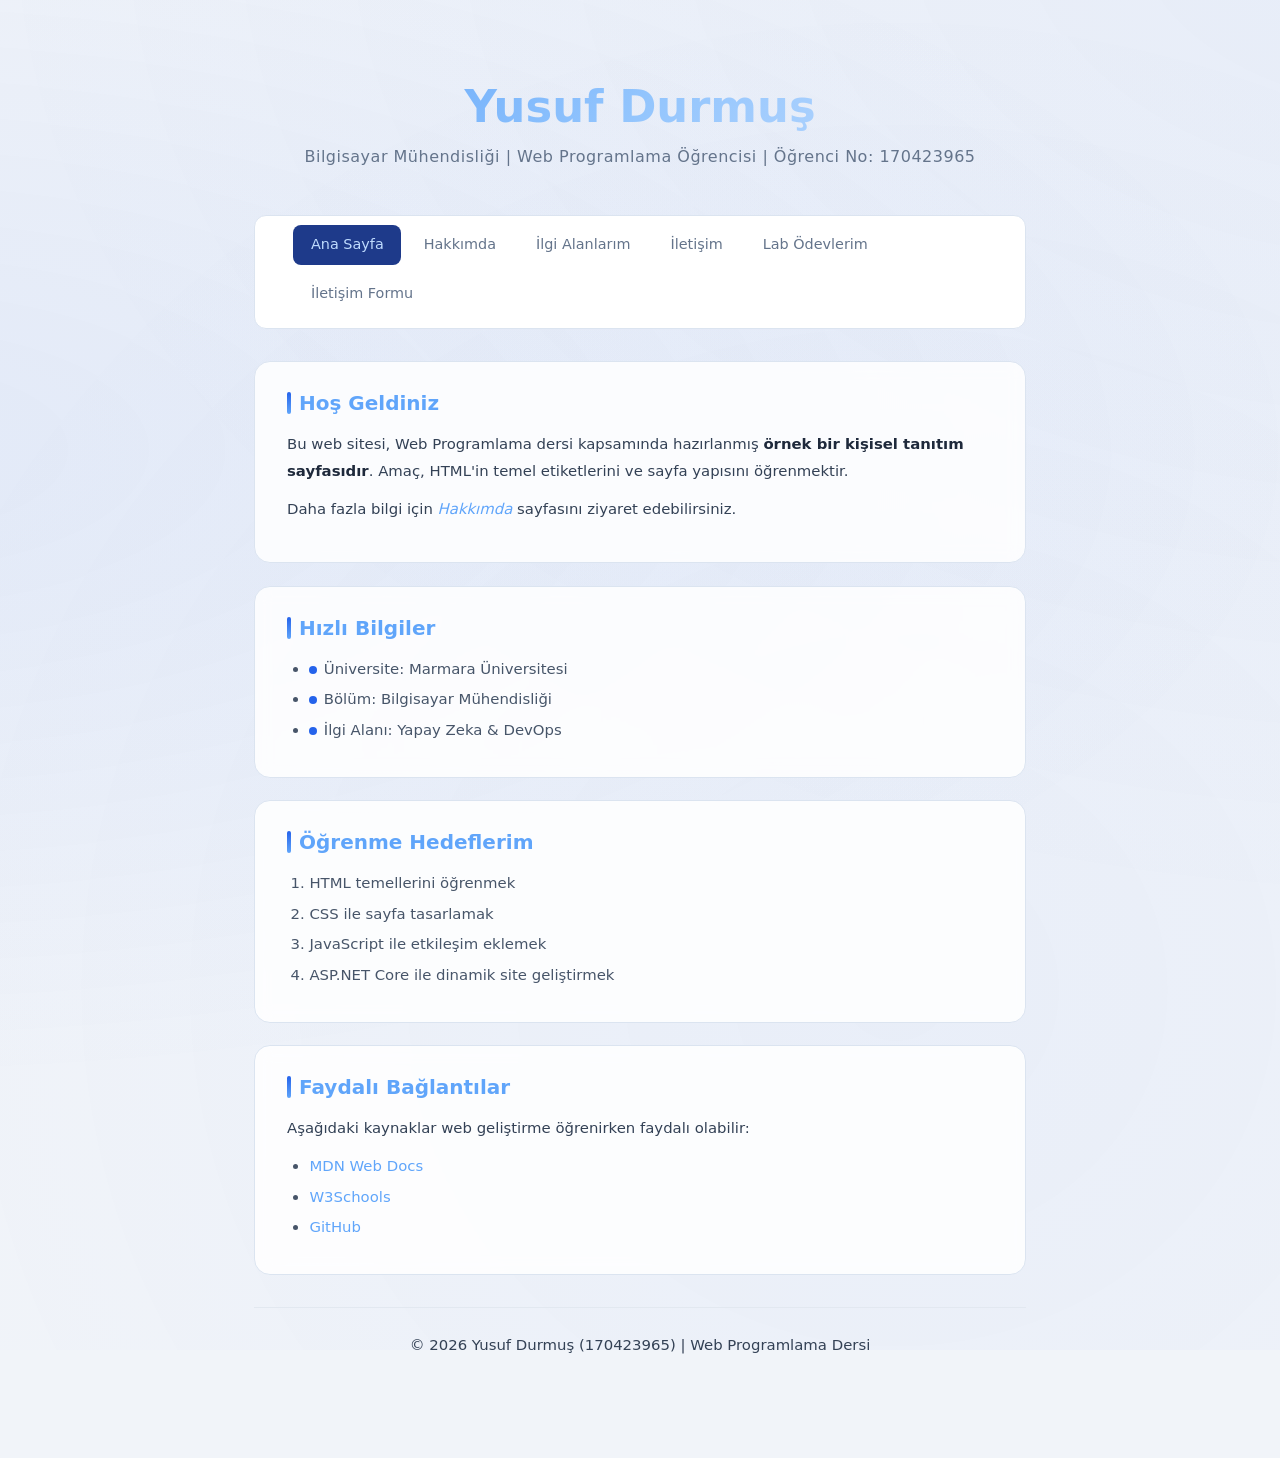
<file: index.html>
<!DOCTYPE html>
<html lang="tr">
<head>
  <meta charset="UTF-8" />
  <meta name="viewport" content="width=device-width, initial-scale=1.0" />
  <title>Yusuf Durmuş</title>
  <link rel="stylesheet" href="style.css" />
</head>
<body>

  <div class="kapsayici">

    <header>
      <h1>Yusuf Durmuş</h1>
      <p>Bilgisayar Mühendisliği | Web Programlama Öğrencisi | Öğrenci No: 170423965</p>
    </header>

    <nav>
      <ul>
        <li><a href="index.html" class="aktif">Ana Sayfa</a></li>
        <li><a href="about.html">Hakkımda</a></li>
        <li><a href="interests.html">İlgi Alanlarım</a></li>
        <li><a href="contact.html">İletişim</a></li>
        <li><a href="labs.html">Lab Ödevlerim</a></li>
        <li><a href="../hafta3/index.html">İletişim Formu</a></li>
      </ul>
    </nav>

    <section class="kart">
      <h2>Hoş Geldiniz</h2>
      <p>
        Bu web sitesi, Web Programlama dersi kapsamında hazırlanmış
        <strong>örnek bir kişisel tanıtım sayfasıdır</strong>.
        Amaç, HTML'in temel etiketlerini ve sayfa yapısını öğrenmektir.
      </p>
      <p>Daha fazla bilgi için <a href="about.html"><em>Hakkımda</em></a> sayfasını ziyaret edebilirsiniz.</p>
    </section>

    <section class="kart">
      <h2>Hızlı Bilgiler</h2>
      <ul>
        <li><span class="parlayan-nokta"></span>Üniversite: Marmara Üniversitesi</li>
        <li><span class="parlayan-nokta"></span>Bölüm: Bilgisayar Mühendisliği</li>
        <li><span class="parlayan-nokta"></span>İlgi Alanı: Yapay Zeka &amp; DevOps</li>
      </ul>
    </section>

    <section class="kart">
      <h2>Öğrenme Hedeflerim</h2>
      <ol>
        <li>HTML temellerini öğrenmek</li>
        <li>CSS ile sayfa tasarlamak</li>
        <li>JavaScript ile etkileşim eklemek</li>
        <li>ASP.NET Core ile dinamik site geliştirmek</li>
      </ol>
    </section>

    <section class="kart">
      <h2>Faydalı Bağlantılar</h2>
      <p>Aşağıdaki kaynaklar web geliştirme öğrenirken faydalı olabilir:</p>
      <ul>
        <li><a href="https://developer.mozilla.org" target="_blank">MDN Web Docs</a></li>
        <li><a href="https://www.w3schools.com" target="_blank">W3Schools</a></li>
        <li><a href="https://github.com/yusufdurmus" target="_blank">GitHub</a></li>
      </ul>
    </section>

    <footer>
      <p>© 2026 Yusuf Durmuş (170423965) | Web Programlama Dersi</p>
    </footer>

  </div>

</body>
</html>
</file>
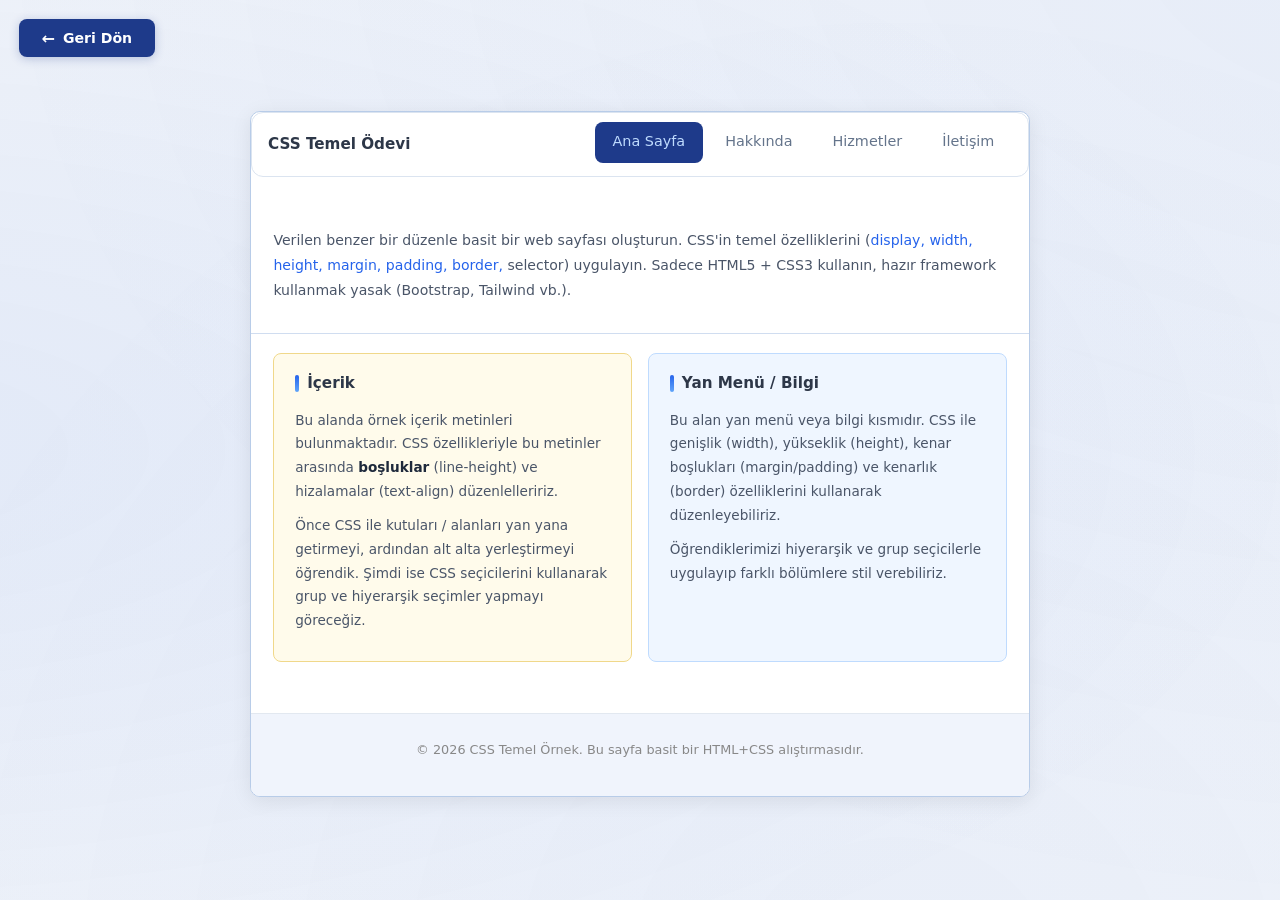
<file: hafta2/index.html>
<!DOCTYPE html>
<html lang="tr">
<head>
  <meta charset="UTF-8" />
  <meta name="viewport" content="width=device-width, initial-scale=1.0" />
  <title>Hafta 2 — CSS Temel Ödevi</title>
  <style>

    /* ===== RESET ===== */
    *, *::before, *::after {
      box-sizing: border-box;
      margin: 0;
      padding: 0;
    }

    /* ===== GRUP SEÇİCİ ===== */
    h1, h2, p {
      line-height: 1.6;
    }

    body {
      background: #e8eef8;
      font-family: 'Segoe UI', system-ui, sans-serif;
      min-height: 100vh;
      display: flex;
      align-items: center;
      justify-content: center;
      padding: 2rem;
    }

    /* ===== ANA KART ===== */
    .sayfa-karti {
      margin-top: 0.5rem;
      background: #fff;
      border: 1.5px solid #b8cce8;
      border-radius: 10px;
      width: 100%;
      max-width: 780px;
      overflow: hidden;
      box-shadow: 0 4px 20px rgba(0,0,0,0.08);
      animation: asagiDus 0.5s ease both;
    }

    @keyframes asagiDus {
      from { opacity: 0; transform: translateY(-20px); }
      to   { opacity: 1; transform: translateY(0); }
    }

    /* ===== NAV ===== */
    nav {
      display: flex;
      justify-content: space-between;
      align-items: center;
      padding: 0.85rem 1.4rem;
      border-bottom: 1.5px solid #d0ddf0;
    }

    .nav-logo {
      font-size: 0.95rem;
      font-weight: 600;
      color: #2d3748;
      text-decoration: none;
    }

    /* ul > li > a — display: inline-block ile yatay menü */
    nav ul {
      list-style: none;
    }

    nav ul li {
      display: inline-block;
    }

    /* Hiyerarşik seçici 1 */
    nav ul li a {
      display: inline-block;
      padding: 0.35rem 0.9rem;
      font-size: 0.88rem;
      font-weight: 500;
      color: #4a5568;
      text-decoration: none;
      border-radius: 6px;
      transition: color 0.2s, background 0.2s;
    }

    nav ul li a.aktif {
      background: #1e3a8a;
      color: #fff;
    }

    /* Hover efekti */
    nav ul li a:hover {
      color: #2563eb;
    }

    /* ===== HEADER METNİ ===== */
    .aciklama {
      padding: 1.2rem 1.4rem;
      border-bottom: 1.5px solid #d0ddf0;
    }

    /* Hiyerarşik seçici 2 */
    .aciklama p {
      font-size: 0.88rem;
      color: #4a5568;
      line-height: 1.75;
    }

    .aciklama p span {
      color: #2563eb;
    }

    /* ===== İKİ SÜTUN ===== */
    .iki-sutun {
      display: flex;
      gap: 1rem;
      padding: 1.2rem 1.4rem;
    }

    /* ===== SOL KUTU — sarı ===== */
    .icerik-kutu {
      flex: 1;
      background: #fffbeb;
      border: 1.5px solid #f0d88a;
      border-radius: 8px;
      padding: 1.1rem 1.3rem;
      animation: soldan 0.6s ease 0.15s both;
      transition: transform 0.2s, box-shadow 0.2s;
    }

    .icerik-kutu:hover {
      transform: translateY(-3px);
      box-shadow: 0 6px 16px rgba(240,180,0,0.15);
    }

    @keyframes soldan {
      from { opacity: 0; transform: translateX(-18px); }
      to   { opacity: 1; transform: translateX(0); }
    }

    .icerik-kutu h2 {
      font-size: 0.95rem;
      font-weight: 700;
      color: #2d3748;
      margin-bottom: 0.8rem;
    }

    /* Hiyerarşik seçici 3 */
    .icerik-kutu p {
      font-size: 0.85rem;
      color: #4a5568;
      line-height: 1.75;
      margin-bottom: 0.65rem;
    }

    /* ===== SAĞ KUTU — mavi ===== */
    .yan-menu-kutu {
      flex: 1;
      background: #eff6ff;
      border: 1.5px solid #bfdbfe;
      border-radius: 8px;
      padding: 1.1rem 1.3rem;
      animation: sagdan 0.6s ease 0.25s both;
      transition: transform 0.2s, box-shadow 0.2s;
    }

    .yan-menu-kutu:hover {
      transform: translateY(-3px);
      box-shadow: 0 6px 16px rgba(30,80,180,0.15);
    }

    @keyframes sagdan {
      from { opacity: 0; transform: translateX(18px); }
      to   { opacity: 1; transform: translateX(0); }
    }

    .yan-menu-kutu h2 {
      font-size: 0.95rem;
      font-weight: 700;
      color: #2d3748;
      margin-bottom: 0.8rem;
    }

    .yan-menu-kutu p {
      font-size: 0.85rem;
      color: #4a5568;
      line-height: 1.75;
      margin-bottom: 0.65rem;
    }

    /* ===== FOOTER ===== */
    footer {
      background: #f0f4fc;
      border-top: 1.5px solid #d0ddf0;
      text-align: center;
      padding: 0.85rem;
    }

    footer p {
      font-size: 0.8rem;
      color: #888;
    }

  </style>
  <link rel="stylesheet" href="../hafta1/style.css" />
</head>
<body>

  <a href="../hafta1/labs.html" class="btn-geri-don" style="position:fixed;top:1.2rem;left:1.2rem;z-index:999;">Geri Dön</a>

  <div class="sayfa-karti">

    <!-- NAV: ul > li > a, display: inline-block ile yatay -->
    <nav>
      <a href="../hafta1/index.html" class="nav-logo">CSS Temel Ödevi</a>
      <ul>
        <li><a href="../hafta1/index.html" class="aktif">Ana Sayfa</a></li>
        <li><a href="../hafta1/about.html">Hakkında</a></li>
        <li><a href="../hafta1/interests.html">Hizmetler</a></li>
        <li><a href="../hafta1/contact.html">İletişim</a></li>
      </ul>
    </nav>

    <!-- AÇIKLAMA METNİ -->
    <div class="aciklama">
      <p>
        Verilen benzer bir düzenle basit bir web sayfası oluşturun. CSS'in temel özelliklerini
        (<span>display, width, height, margin, padding, border,</span> selector) uygulayın.
        Sadece HTML5 + CSS3 kullanın, hazır framework kullanmak yasak (Bootstrap, Tailwind vb.).
      </p>
    </div>

    <!-- İKİ SÜTUN -->
    <div class="iki-sutun">

      <div class="icerik-kutu">
        <h2>İçerik</h2>
        <p>
          Bu alanda örnek içerik metinleri bulunmaktadır. CSS özellikleriyle bu metinler arasında
          <strong>boşluklar</strong> (line-height) ve hizalamalar (text-align) düzenlelleririz.
        </p>
        <p>
          Önce CSS ile kutuları / alanları yan yana getirmeyi, ardından alt alta yerleştirmeyi
          öğrendik. Şimdi ise CSS seçicilerini kullanarak grup ve hiyerarşik seçimler yapmayı
          göreceğiz.
        </p>
      </div>

      <div class="yan-menu-kutu">
        <h2>Yan Menü / Bilgi</h2>
        <p>
          Bu alan yan menü veya bilgi kısmıdır. CSS ile genişlik (width), yükseklik (height),
          kenar boşlukları (margin/padding) ve kenarlık (border) özelliklerini kullanarak
          düzenleyebiliriz.
        </p>
        <p>
          Öğrendiklerimizi hiyerarşik ve grup seçicilerle uygulayıp farklı bölümlere stil
          verebiliriz.
        </p>
      </div>

    </div>

    <!-- FOOTER -->
    <footer>
      <p>© 2026 CSS Temel Örnek. Bu sayfa basit bir HTML+CSS alıştırmasıdır.</p>
    </footer>

  </div>

</body>
</html>
</file>
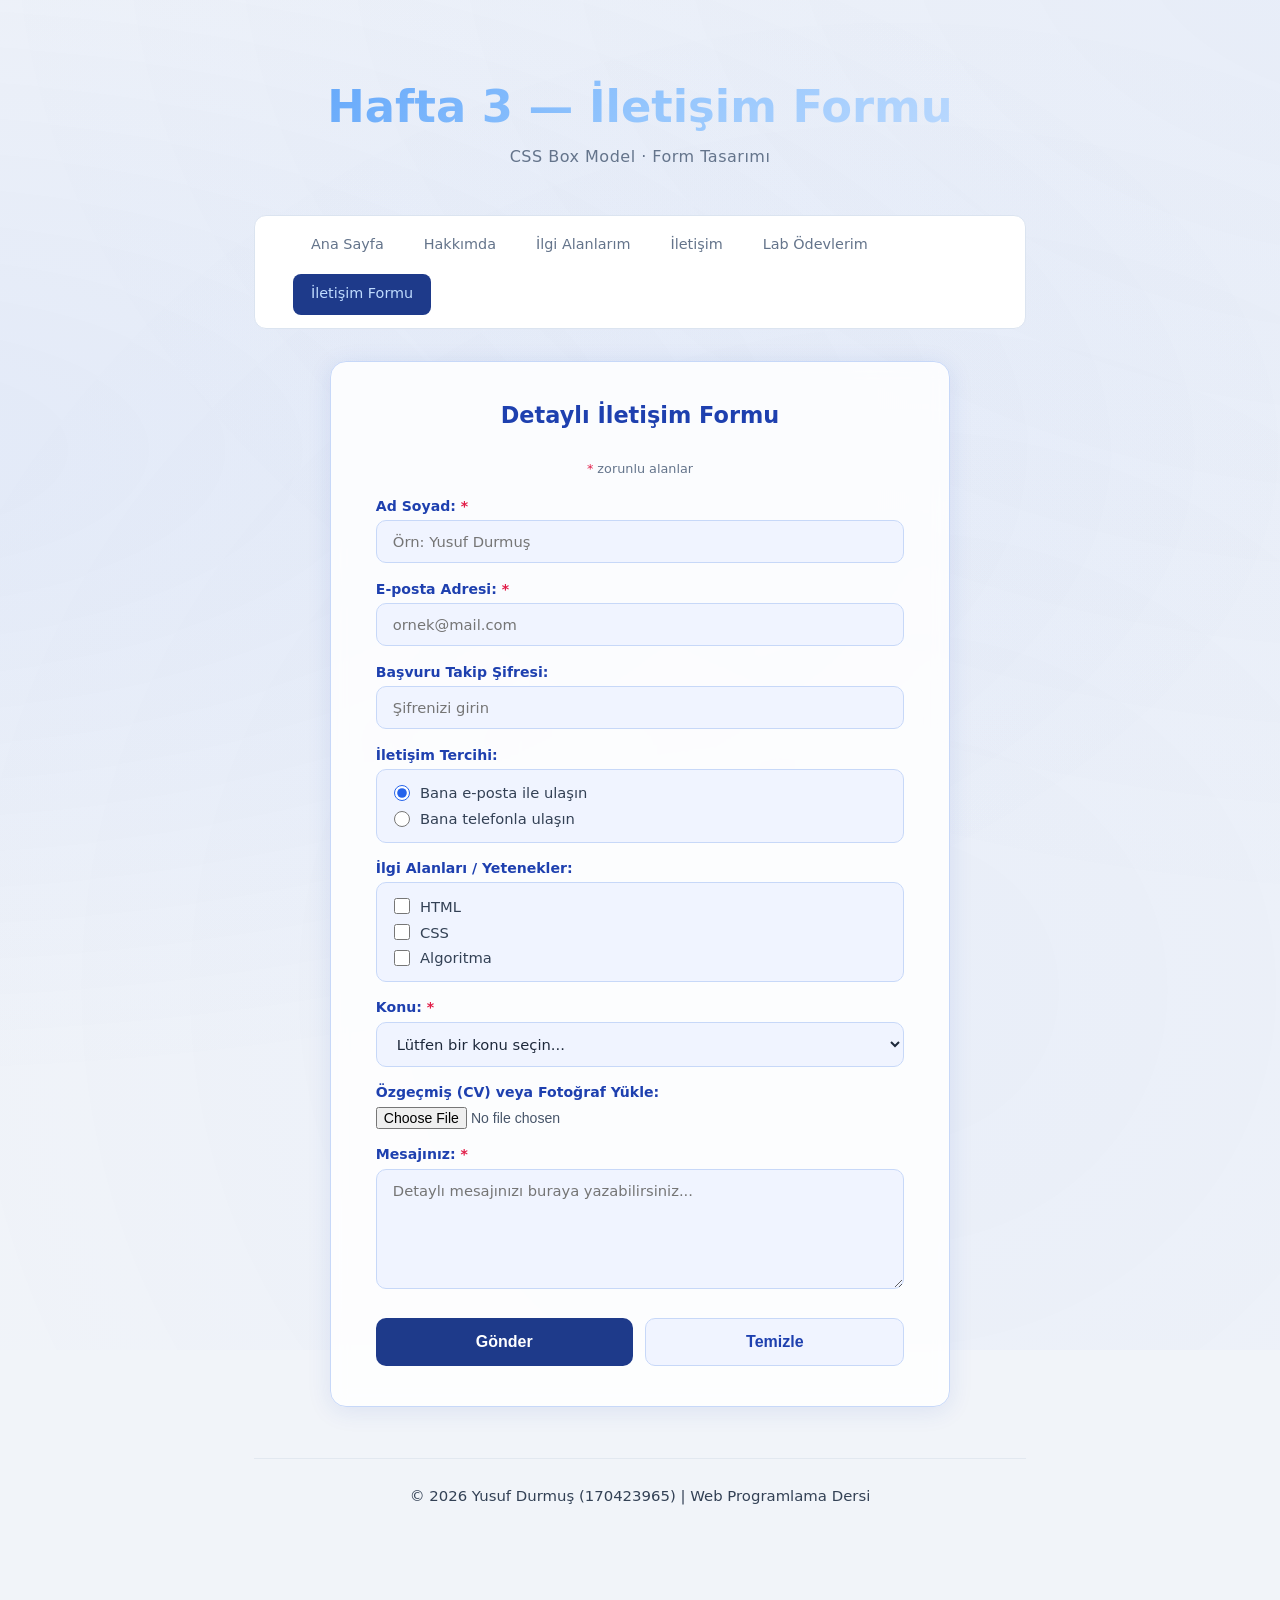
<file: hafta3/index.html>
<!DOCTYPE html>
<html lang="tr">
<head>
  <meta charset="UTF-8" />
  <meta name="viewport" content="width=device-width, initial-scale=1.0" />
  <title>Hafta 3 — İletişim Formu</title>
  <link rel="stylesheet" href="../hafta1/style.css" />
  <style>
    /* contact-container — ana CSS temasıyla uyumlu */
    .contact-container {
      width: 100%;
      max-width: 620px;
      margin: 0 auto;
      background: rgba(255,255,255,0.85);
      border: 1.5px solid #c7d8f8;
      border-radius: 16px;
      padding: 2.5rem 2.8rem;
      box-shadow: 0 4px 24px rgba(30,64,175,0.10);
      backdrop-filter: blur(8px);
    }

    .contact-container h2 {
      font-size: 1.4rem;
      font-weight: 800;
      color: #1e40af;
      text-align: center;
      margin-bottom: 1.8rem;
      display: block;
    }

    .contact-container h2::before { display: none; }

    label {
      display: block;
      font-weight: 700;
      font-size: 0.88rem;
      color: #1e40af;
      margin-bottom: 0.4rem;
      margin-top: 1.1rem;
    }

    input[type="text"],
    input[type="email"],
    input[type="password"],
    select,
    textarea {
      width: 100%;
      padding: 0.75rem 1rem;
      border: 1.5px solid #c7d8f8;
      border-radius: 10px;
      font-size: 0.92rem;
      font-family: inherit;
      color: #1e293b;
      background: #f0f4ff;
      outline: none;
      transition: border-color 0.2s, box-shadow 0.2s, background 0.2s;
      box-sizing: border-box;
    }

    input:focus, select:focus, textarea:focus {
      border-color: #2563eb;
      background: #ffffff;
      box-shadow: 0 0 0 3px rgba(37,99,235,0.12);
    }

    .option-group {
      background: #f0f4ff;
      border: 1.5px solid #c7d8f8;
      border-radius: 10px;
      padding: 0.9rem 1.1rem;
      display: flex;
      flex-direction: column;
      gap: 0.55rem;
    }

    .option-group label {
      display: flex;
      align-items: center;
      gap: 0.6rem;
      font-weight: 400;
      font-size: 0.92rem;
      color: #334155;
      margin: 0;
      cursor: pointer;
    }

    .option-group input[type="radio"],
    .option-group input[type="checkbox"] {
      width: 16px;
      height: 16px;
      margin: 0;
      padding: 0;
      border: none;
      box-shadow: none;
      accent-color: #2563eb;
      flex-shrink: 0;
    }

    textarea { resize: vertical; min-height: 120px; }

    input[type="file"] {
      border: none;
      padding: 0;
      font-size: 0.88rem;
      color: #475569;
      background: transparent;
      width: auto;
      cursor: pointer;
    }

    .btn-group {
      display: flex;
      gap: 0.8rem;
      margin-top: 1.6rem;
    }

    .btn-gonder {
      flex: 1;
      padding: 0.85rem 1rem;
      background: #1e3a8a;
      color: #fff;
      border: none;
      border-radius: 10px;
      font-size: 1rem;
      font-weight: 700;
      cursor: pointer;
      transition: background 0.2s, transform 0.15s, box-shadow 0.2s;
    }
    .btn-gonder:hover {
      background: #2563eb;
      transform: translateY(-2px);
      box-shadow: 0 6px 20px rgba(37,99,235,0.25);
    }

    .btn-temizle {
      flex: 1;
      padding: 0.85rem 1rem;
      background: #f0f4ff;
      color: #1e40af;
      border: 1.5px solid #c7d8f8;
      border-radius: 10px;
      font-size: 1rem;
      font-weight: 700;
      cursor: pointer;
      transition: background 0.2s, transform 0.15s, border-color 0.2s;
    }
    .btn-temizle:hover {
      background: #e8eeff;
      border-color: #2563eb;
      transform: translateY(-2px);
    }
  </style>
</head>
<body>
  <div class="kapsayici">

    <header>
      <h1>Hafta 3 — İletişim Formu</h1>
      <p>CSS Box Model · Form Tasarımı</p>
    </header>

    <nav>
      <ul>
        <li><a href="../hafta1/index.html">Ana Sayfa</a></li>
        <li><a href="../hafta1/about.html">Hakkımda</a></li>
        <li><a href="../hafta1/interests.html">İlgi Alanlarım</a></li>
        <li><a href="../hafta1/contact.html">İletişim</a></li>
        <li><a href="../hafta1/labs.html">Lab Ödevlerim</a></li>
        <li><a href="index.html" class="aktif">İletişim Formu</a></li>
      </ul>
    </nav>

    <div class="contact-container">
      <h2>Detaylı İletişim Formu</h2>
      <p style="text-align:center;font-size:0.8rem;color:#64748b;margin-bottom:0.5rem;"><span style="color:#e11d48">*</span> zorunlu alanlar</p>

      <label for="ad-soyad">Ad Soyad: <span style="color:#e11d48">*</span></label>
      <input type="text" id="ad-soyad" placeholder="Örn: Yusuf Durmuş" />

      <label for="eposta">E-posta Adresi: <span style="color:#e11d48">*</span></label>
      <input type="email" id="eposta" placeholder="ornek@mail.com" />

      <label for="sifre">Başvuru Takip Şifresi:</label>
      <input type="password" id="sifre" placeholder="Şifrenizi girin" />

      <label>İletişim Tercihi:</label>
      <div class="option-group">
        <label><input type="radio" name="iletisim" checked /> Bana e-posta ile ulaşın</label>
        <label><input type="radio" name="iletisim" /> Bana telefonla ulaşın</label>
      </div>

      <label>İlgi Alanları / Yetenekler:</label>
      <div class="option-group">
        <label><input type="checkbox" /> HTML</label>
        <label><input type="checkbox" /> CSS</label>
        <label><input type="checkbox" /> Algoritma</label>
      </div>

      <label for="konu">Konu: <span style="color:#e11d48">*</span></label>
      <select id="konu">
        <option value="">Lütfen bir konu seçin...</option>
        <option>İş Teklifi</option>
        <option>Soru</option>
        <option>Geri Bildirim</option>
      </select>

      <label for="dosya">Özgeçmiş (CV) veya Fotoğraf Yükle:</label>
      <input type="file" id="dosya" />

      <label for="mesaj">Mesajınız: <span style="color:#e11d48">*</span></label>
      <textarea id="mesaj" placeholder="Detaylı mesajınızı buraya yazabilirsiniz..."></textarea>

      <div class="btn-group">
        <button class="btn-gonder" onclick="gonder()">Gönder</button>
        <button class="btn-temizle" onclick="temizle()">Temizle</button>
      </div>
    </div>

    <br>

    <footer>
      <p>© 2026 Yusuf Durmuş (170423965) | Web Programlama Dersi</p>
    </footer>

  </div>

  <script>
    function gonder() {
      const ad = document.getElementById('ad-soyad').value.trim();
      const ep = document.getElementById('eposta').value.trim();
      if (!ad || !ep) { alert('Lütfen Ad Soyad ve E-posta alanlarını doldurun.'); return; }
      alert('Teşekkürler ' + ad + '! Mesajınız alındı.');
    }
    function temizle() {
      document.querySelectorAll('input[type="text"], input[type="email"], input[type="password"], textarea, select')
        .forEach(el => el.value = '');
      document.querySelectorAll('input[type="checkbox"]').forEach(el => el.checked = false);
      document.querySelector('input[type="radio"]').checked = true;
    }
  </script>
</body>
</html>
</file>
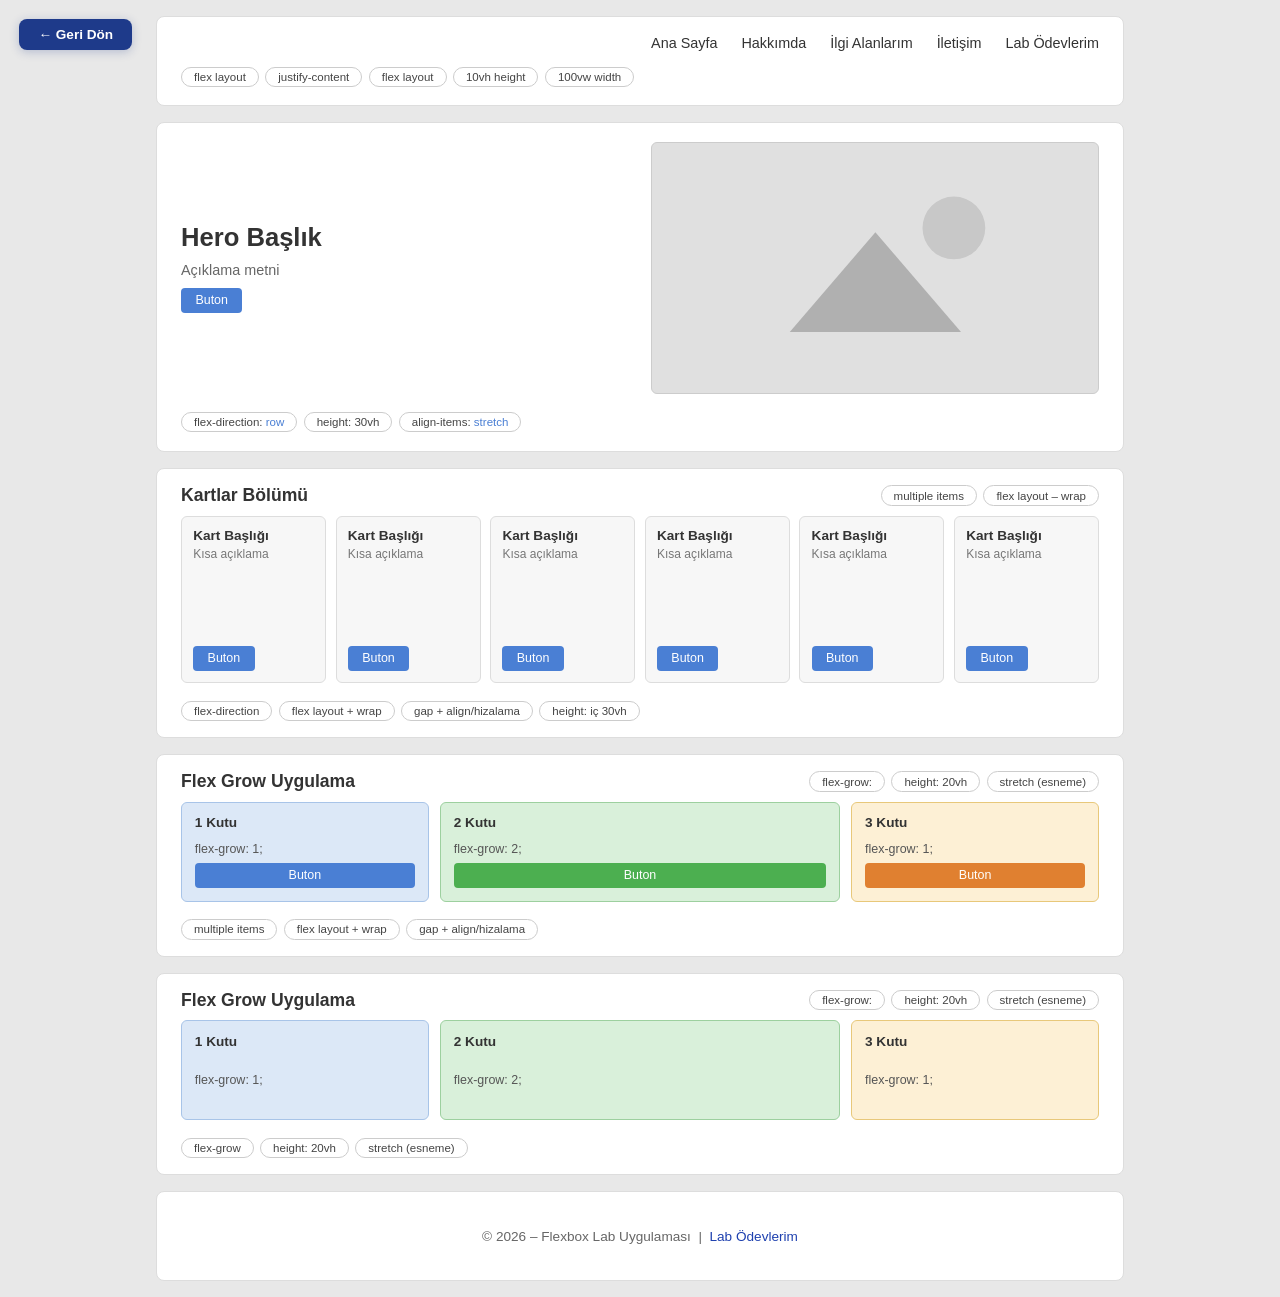
<file: hafta4/index.html>
<!DOCTYPE html>
<html lang="tr">
<head>
  <meta charset="UTF-8" />
  <meta name="viewport" content="width=device-width, initial-scale=1.0" />
  <title>Hafta 4 — Flexbox Lab</title>
  <link rel="stylesheet" href="style.css" />
</head>
<body>

  <a href="../hafta1/labs.html" class="btn-geri-back" style="position:fixed;top:1.2rem;left:1.2rem;z-index:999;">← Geri Dön</a>

  <div class="wrapper">

    <!-- 1) NAVBAR -->
    <nav class="navbar">
      <div class="navbar-top">
        <div class="logo"></div>
        <ul class="nav-links">
          <li><a href="../hafta1/index.html">Ana Sayfa</a></li>
          <li><a href="../hafta1/about.html">Hakkımda</a></li>
          <li><a href="../hafta1/interests.html">İlgi Alanlarım</a></li>
          <li><a href="../hafta1/contact.html">İletişim</a></li>
          <li><a href="../hafta1/labs.html">Lab Ödevlerim</a></li>
        </ul>
      </div>
      <div class="section-tags">
        <span class="tag">flex layout</span>
        <span class="tag">justify-content</span>
        <span class="tag">flex layout</span>
        <span class="tag">10vh height</span>
        <span class="tag">100vw width</span>
      </div>
    </nav>

    <!-- 2) HERO -->
    <section class="hero">
      <div class="hero-inner">
        <div class="hero-text">
          <h1>Hero Başlık</h1>
          <p>Açıklama metni</p>
          <button class="btn">Buton</button>
        </div>
        <div class="hero-image">
          <svg viewBox="0 0 200 140" xmlns="http://www.w3.org/2000/svg">
            <rect width="200" height="140" fill="#e0e0e0"/>
            <polygon points="40,115 100,45 160,115" fill="#b0b0b0"/>
            <circle cx="155" cy="42" r="22" fill="#c8c8c8"/>
          </svg>
        </div>
      </div>
      <div class="section-tags">
        <span class="tag">flex-direction: <span class="tag-val">row</span></span>
        <span class="tag">height: 30vh</span>
        <span class="tag">align-items: <span class="tag-val">stretch</span></span>
      </div>
    </section>

    <!-- 3) KARTLAR BÖLÜMÜ -->
    <section class="cards-section">
      <div class="cards-header">
        <h2>Kartlar Bölümü</h2>
        <div class="header-tags">
          <span class="tag">multiple items</span>
          <span class="tag">flex layout – wrap</span>
        </div>
      </div>
      <div class="cards-container">
        <div class="card"><h3>Kart Başlığı</h3><p>Kısa açıklama</p><button class="btn">Buton</button></div>
        <div class="card"><h3>Kart Başlığı</h3><p>Kısa açıklama</p><button class="btn">Buton</button></div>
        <div class="card"><h3>Kart Başlığı</h3><p>Kısa açıklama</p><button class="btn">Buton</button></div>
        <div class="card"><h3>Kart Başlığı</h3><p>Kısa açıklama</p><button class="btn">Buton</button></div>
        <div class="card"><h3>Kart Başlığı</h3><p>Kısa açıklama</p><button class="btn">Buton</button></div>
        <div class="card"><h3>Kart Başlığı</h3><p>Kısa açıklama</p><button class="btn">Buton</button></div>
      </div>
      <div class="section-tags">
        <span class="tag">flex-direction</span>
        <span class="tag">flex layout + wrap</span>
        <span class="tag">gap + align/hizalama</span>
        <span class="tag">height: iç 30vh</span>
      </div>
    </section>

    <!-- 4) FLEX GROW UYGULAMA -->
    <section class="flex-grow-section">
      <div class="cards-header">
        <h2>Flex Grow Uygulama</h2>
        <div class="header-tags">
          <span class="tag">flex-grow:</span>
          <span class="tag">height: 20vh</span>
          <span class="tag">stretch (esneme)</span>
        </div>
      </div>
      <div class="grow-container">
        <div class="box box-1">
          <strong>1 Kutu</strong>
          <span>flex-grow: 1;</span>
          <button class="btn btn-blue">Buton</button>
        </div>
        <div class="box box-2">
          <strong>2 Kutu</strong>
          <span>flex-grow: 2;</span>
          <button class="btn btn-green">Buton</button>
        </div>
        <div class="box box-3">
          <strong>3 Kutu</strong>
          <span>flex-grow: 1;</span>
          <button class="btn btn-orange">Buton</button>
        </div>
      </div>
      <div class="section-tags">
        <span class="tag">multiple items</span>
        <span class="tag">flex layout + wrap</span>
        <span class="tag">gap + align/hizalama</span>
      </div>
    </section>

    <!-- 5) FLEX GROW UYGULAMA - BUTONSUZ -->
    <section class="flex-grow-section">
      <div class="cards-header">
        <h2>Flex Grow Uygulama</h2>
        <div class="header-tags">
          <span class="tag">flex-grow:</span>
          <span class="tag">height: 20vh</span>
          <span class="tag">stretch (esneme)</span>
        </div>
      </div>
      <div class="grow-container">
        <div class="box box-1"><strong>1 Kutu</strong><span>flex-grow: 1;</span></div>
        <div class="box box-2"><strong>2 Kutu</strong><span>flex-grow: 2;</span></div>
        <div class="box box-3"><strong>3 Kutu</strong><span>flex-grow: 1;</span></div>
      </div>
      <div class="section-tags">
        <span class="tag">flex-grow</span>
        <span class="tag">height: 20vh</span>
        <span class="tag">stretch (esneme)</span>
      </div>
    </section>

    <!-- 6) FOOTER -->
    <footer class="footer">
      <p>&copy; 2026 – Flexbox Lab Uygulaması &nbsp;|&nbsp; <a href="../hafta1/labs.html">Lab Ödevlerim</a></p>
    </footer>

  </div>

</body>
</html>
</file>
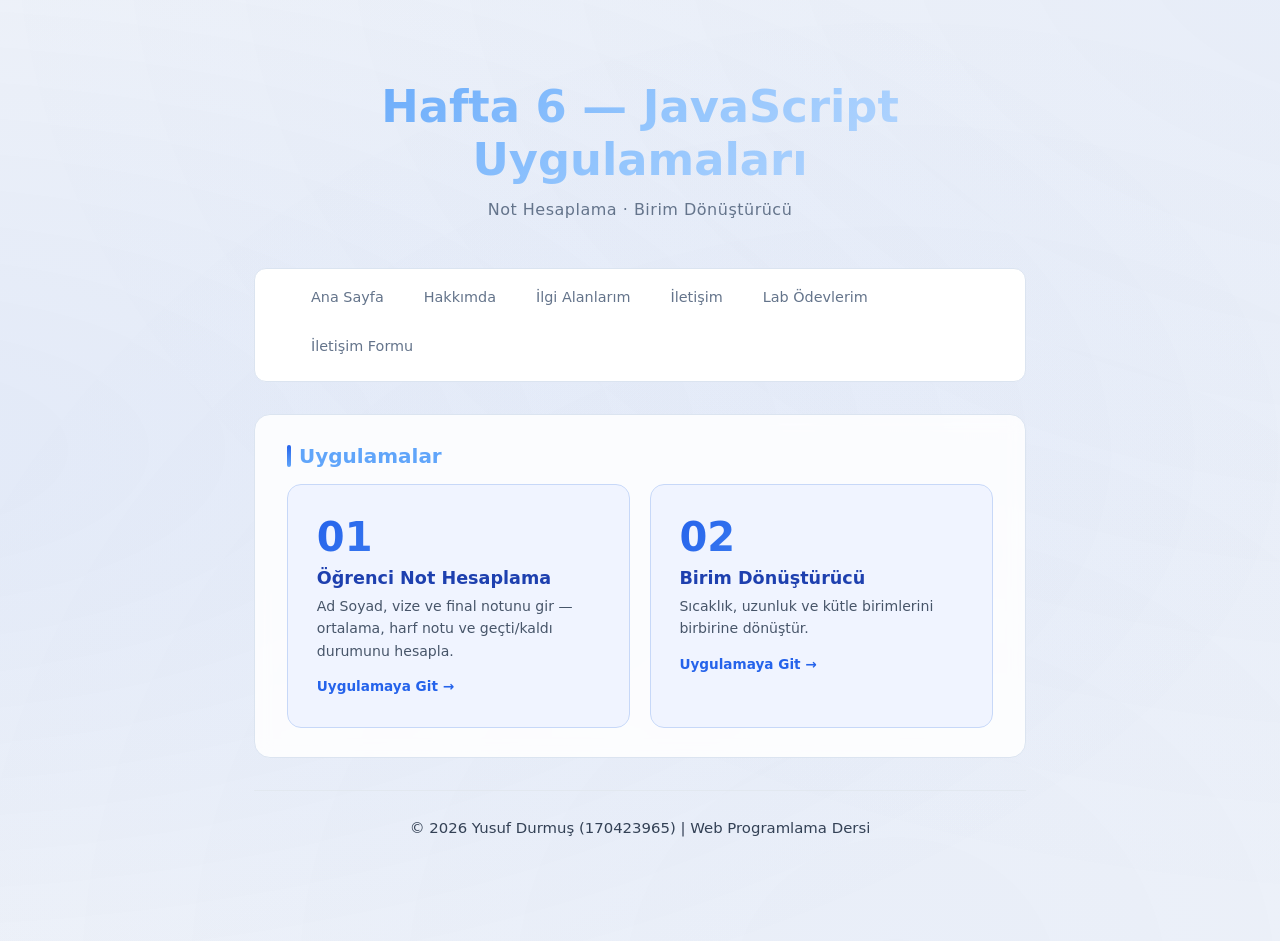
<file: hafta6/index.html>
<!DOCTYPE html>
<html lang="tr">
<head>
  <meta charset="UTF-8" />
  <meta name="viewport" content="width=device-width, initial-scale=1.0" />
  <title>Hafta 6 — JavaScript Uygulamaları</title>
  <link rel="stylesheet" href="../hafta1/style.css" />
  <style>
    .app-grid {
      display: grid;
      grid-template-columns: 1fr 1fr;
      gap: 1.2rem;
      margin-top: 0.5rem;
    }

    @media (max-width: 600px) {
      .app-grid { grid-template-columns: 1fr; }
    }

    .app-kart {
      display: block;
      background: #f0f4ff;
      border: 1.5px solid #c7d8f8;
      border-radius: 14px;
      padding: 2rem 1.8rem;
      text-decoration: none;
      color: #1e293b;
      transition: transform 0.2s, box-shadow 0.2s, border-color 0.2s;
      animation: kartGel 0.5s ease both;
    }

    .app-kart:nth-child(1) { animation-delay: 0.05s; }
    .app-kart:nth-child(2) { animation-delay: 0.15s; }

    .app-kart:hover {
      transform: translateY(-5px);
      box-shadow: 0 12px 32px rgba(37,99,235,0.18);
      border-color: #2563eb;
      text-decoration: none;
      color: #1e293b;
    }

    .app-no {
      font-size: 2.5rem;
      font-weight: 800;
      background: linear-gradient(135deg, #2563eb, #60a5fa);
      -webkit-background-clip: text;
      -webkit-text-fill-color: transparent;
      background-clip: text;
      line-height: 1;
      margin-bottom: 0.7rem;
    }

    .app-baslik {
      font-size: 1.1rem;
      font-weight: 700;
      color: #1e40af;
      margin-bottom: 0.4rem;
    }

    .app-aciklama {
      font-size: 0.88rem;
      color: #475569;
      line-height: 1.6;
      margin: 0;
    }

    .app-ok {
      display: inline-block;
      margin-top: 1rem;
      font-size: 0.85rem;
      font-weight: 600;
      color: #2563eb;
    }
  </style>
</head>
<body>
  <div class="kapsayici">

    <header>
      <h1>Hafta 6 — JavaScript Uygulamaları</h1>
      <p>Not Hesaplama · Birim Dönüştürücü</p>
    </header>

    <nav>
      <ul>
        <li><a href="../hafta1/index.html">Ana Sayfa</a></li>
        <li><a href="../hafta1/about.html">Hakkımda</a></li>
        <li><a href="../hafta1/interests.html">İlgi Alanlarım</a></li>
        <li><a href="../hafta1/contact.html">İletişim</a></li>
        <li><a href="../hafta1/labs.html">Lab Ödevlerim</a></li>
        <li><a href="../hafta3/index.html">İletişim Formu</a></li>
      </ul>
    </nav>

    <section class="kart">
      <h2>Uygulamalar</h2>
      <div class="app-grid">

        <a href="uygulama1.html" class="app-kart">
          <div class="app-no">01</div>
          <div class="app-baslik">Öğrenci Not Hesaplama</div>
          <p class="app-aciklama">Ad Soyad, vize ve final notunu gir — ortalama, harf notu ve geçti/kaldı durumunu hesapla.</p>
          <span class="app-ok">Uygulamaya Git →</span>
        </a>

        <a href="uygulama2.html" class="app-kart">
          <div class="app-no">02</div>
          <div class="app-baslik">Birim Dönüştürücü</div>
          <p class="app-aciklama">Sıcaklık, uzunluk ve kütle birimlerini birbirine dönüştür.</p>
          <span class="app-ok">Uygulamaya Git →</span>
        </a>

      </div>
    </section>

    <footer>
      <p>© 2026 Yusuf Durmuş (170423965) | Web Programlama Dersi</p>
    </footer>

  </div>
</body>
</html>
</file>
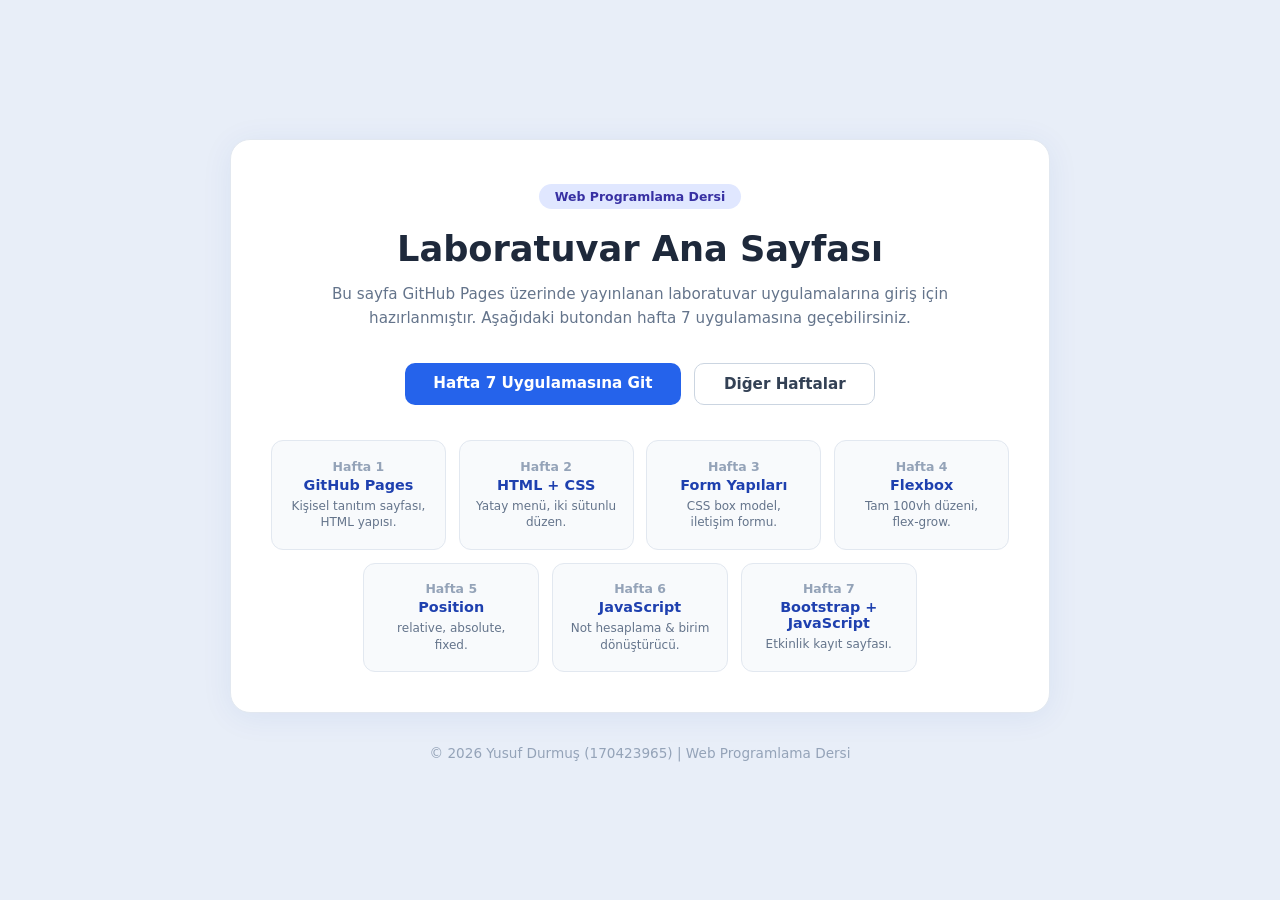
<file: hafta7/index.html>
<!DOCTYPE html>
<html lang="tr">
<head>
  <meta charset="UTF-8" />
  <meta name="viewport" content="width=device-width, initial-scale=1.0" />
  <title>Laboratuvar Ana Sayfası</title>
  <style>
    *, *::before, *::after { box-sizing: border-box; margin: 0; padding: 0; }

    body {
      font-family: 'Segoe UI', system-ui, sans-serif;
      background: #e8eef8;
      min-height: 100vh;
      display: flex;
      flex-direction: column;
      align-items: center;
      justify-content: center;
      padding: 2rem 1.5rem;
    }

    .hub-card {
      background: #fff;
      border-radius: 20px;
      border: 1.5px solid #e2e8f0;
      padding: 2.8rem 2.5rem 2.5rem;
      box-shadow: 0 4px 32px rgba(30,64,175,0.07);
      width: 100%;
      max-width: 820px;
      text-align: center;
    }

    .badge {
      display: inline-block;
      background: #e0e7ff;
      color: #3730a3;
      font-size: 0.78rem;
      font-weight: 600;
      padding: 0.3rem 1rem;
      border-radius: 20px;
      margin-bottom: 1.2rem;
    }

    h1 {
      font-size: 2.2rem;
      font-weight: 800;
      color: #1e293b;
      margin-bottom: 0.8rem;
    }

    .desc {
      color: #64748b;
      font-size: 0.95rem;
      line-height: 1.6;
      margin-bottom: 2rem;
    }

    .btn-group {
      display: flex;
      gap: 0.8rem;
      justify-content: center;
      margin-bottom: 2.2rem;
    }

    .btn-primary {
      padding: 0.7rem 1.8rem;
      background: #2563eb;
      color: #fff;
      border: none;
      border-radius: 10px;
      font-size: 0.95rem;
      font-weight: 700;
      text-decoration: none;
      transition: background 0.2s, transform 0.15s;
    }
    .btn-primary:hover { background: #1d4ed8; transform: translateY(-2px); color: #fff; text-decoration: none; }

    .btn-secondary {
      padding: 0.7rem 1.8rem;
      background: #fff;
      color: #334155;
      border: 1.5px solid #cbd5e1;
      border-radius: 10px;
      font-size: 0.95rem;
      font-weight: 600;
      text-decoration: none;
      transition: background 0.2s;
    }
    .btn-secondary:hover { background: #f1f5f9; color: #334155; text-decoration: none; }

    /* Hafta grid */
    .hafta-grid {
      display: grid;
      grid-template-columns: repeat(4, 1fr);
      gap: 0.8rem;
      margin-bottom: 0.8rem;
    }
    .hafta-grid-bottom {
      display: grid;
      grid-template-columns: repeat(3, 1fr);
      gap: 0.8rem;
      max-width: 75%;
      margin: 0 auto;
    }

    .hafta-kart {
      display: block;
      background: #f8fafc;
      border: 1.5px solid #e2e8f0;
      border-radius: 12px;
      padding: 1.1rem 1rem;
      text-decoration: none;
      color: #1e293b;
      text-align: center;
      transition: transform 0.2s, box-shadow 0.2s, border-color 0.2s;
    }
    .hafta-kart:hover {
      transform: translateY(-3px);
      box-shadow: 0 6px 20px rgba(37,99,235,0.12);
      border-color: #93c5fd;
      text-decoration: none;
    }

    .hafta-no {
      font-size: 0.78rem;
      font-weight: 600;
      color: #94a3b8;
      margin-bottom: 0.2rem;
    }

    .hafta-baslik {
      font-size: 0.9rem;
      font-weight: 700;
      color: #1e40af;
      margin-bottom: 0.3rem;
    }

    .hafta-aciklama {
      font-size: 0.75rem;
      color: #64748b;
      line-height: 1.4;
      margin: 0;
    }

    footer {
      margin-top: 2rem;
      color: #94a3b8;
      font-size: 0.85rem;
    }
  </style>
</head>
<body>

  <div class="hub-card">
    <span class="badge">Web Programlama Dersi</span>
    <h1>Laboratuvar Ana Sayfası</h1>
    <p class="desc">Bu sayfa GitHub Pages üzerinde yayınlanan laboratuvar uygulamalarına giriş için<br>hazırlanmıştır. Aşağıdaki butondan hafta 7 uygulamasına geçebilirsiniz.</p>

    <div class="btn-group">
      <a href="hafta7.html" class="btn-primary">Hafta 7 Uygulamasına Git</a>
      <a href="../hafta1/labs.html" class="btn-secondary">Diğer Haftalar</a>
    </div>

    <!-- Üst 4 kart -->
    <div class="hafta-grid">
      <a href="../hafta1/index.html" class="hafta-kart">
        <div class="hafta-no">Hafta 1</div>
        <div class="hafta-baslik">GitHub Pages</div>
        <p class="hafta-aciklama">Kişisel tanıtım sayfası, HTML yapısı.</p>
      </a>
      <a href="../hafta2/index.html" class="hafta-kart">
        <div class="hafta-no">Hafta 2</div>
        <div class="hafta-baslik">HTML + CSS</div>
        <p class="hafta-aciklama">Yatay menü, iki sütunlu düzen.</p>
      </a>
      <a href="../hafta3/index.html" class="hafta-kart">
        <div class="hafta-no">Hafta 3</div>
        <div class="hafta-baslik">Form Yapıları</div>
        <p class="hafta-aciklama">CSS box model, iletişim formu.</p>
      </a>
      <a href="../hafta4/index.html" class="hafta-kart">
        <div class="hafta-no">Hafta 4</div>
        <div class="hafta-baslik">Flexbox</div>
        <p class="hafta-aciklama">Tam 100vh düzeni, flex-grow.</p>
      </a>
    </div>

    <!-- Alt 3 kart -->
    <div class="hafta-grid-bottom">
      <a href="../hafta5/lab-position.html" class="hafta-kart">
        <div class="hafta-no">Hafta 5</div>
        <div class="hafta-baslik">Position</div>
        <p class="hafta-aciklama">relative, absolute, fixed.</p>
      </a>
      <a href="../hafta6/index.html" class="hafta-kart">
        <div class="hafta-no">Hafta 6</div>
        <div class="hafta-baslik">JavaScript</div>
        <p class="hafta-aciklama">Not hesaplama & birim dönüştürücü.</p>
      </a>
      <a href="hafta7.html" class="hafta-kart">
        <div class="hafta-no">Hafta 7</div>
        <div class="hafta-baslik">Bootstrap + JavaScript</div>
        <p class="hafta-aciklama">Etkinlik kayıt sayfası.</p>
      </a>
    </div>
  </div>

  <footer>
    <p>© 2026 Yusuf Durmuş (170423965) | Web Programlama Dersi</p>
  </footer>

</body>
</html>
</file>
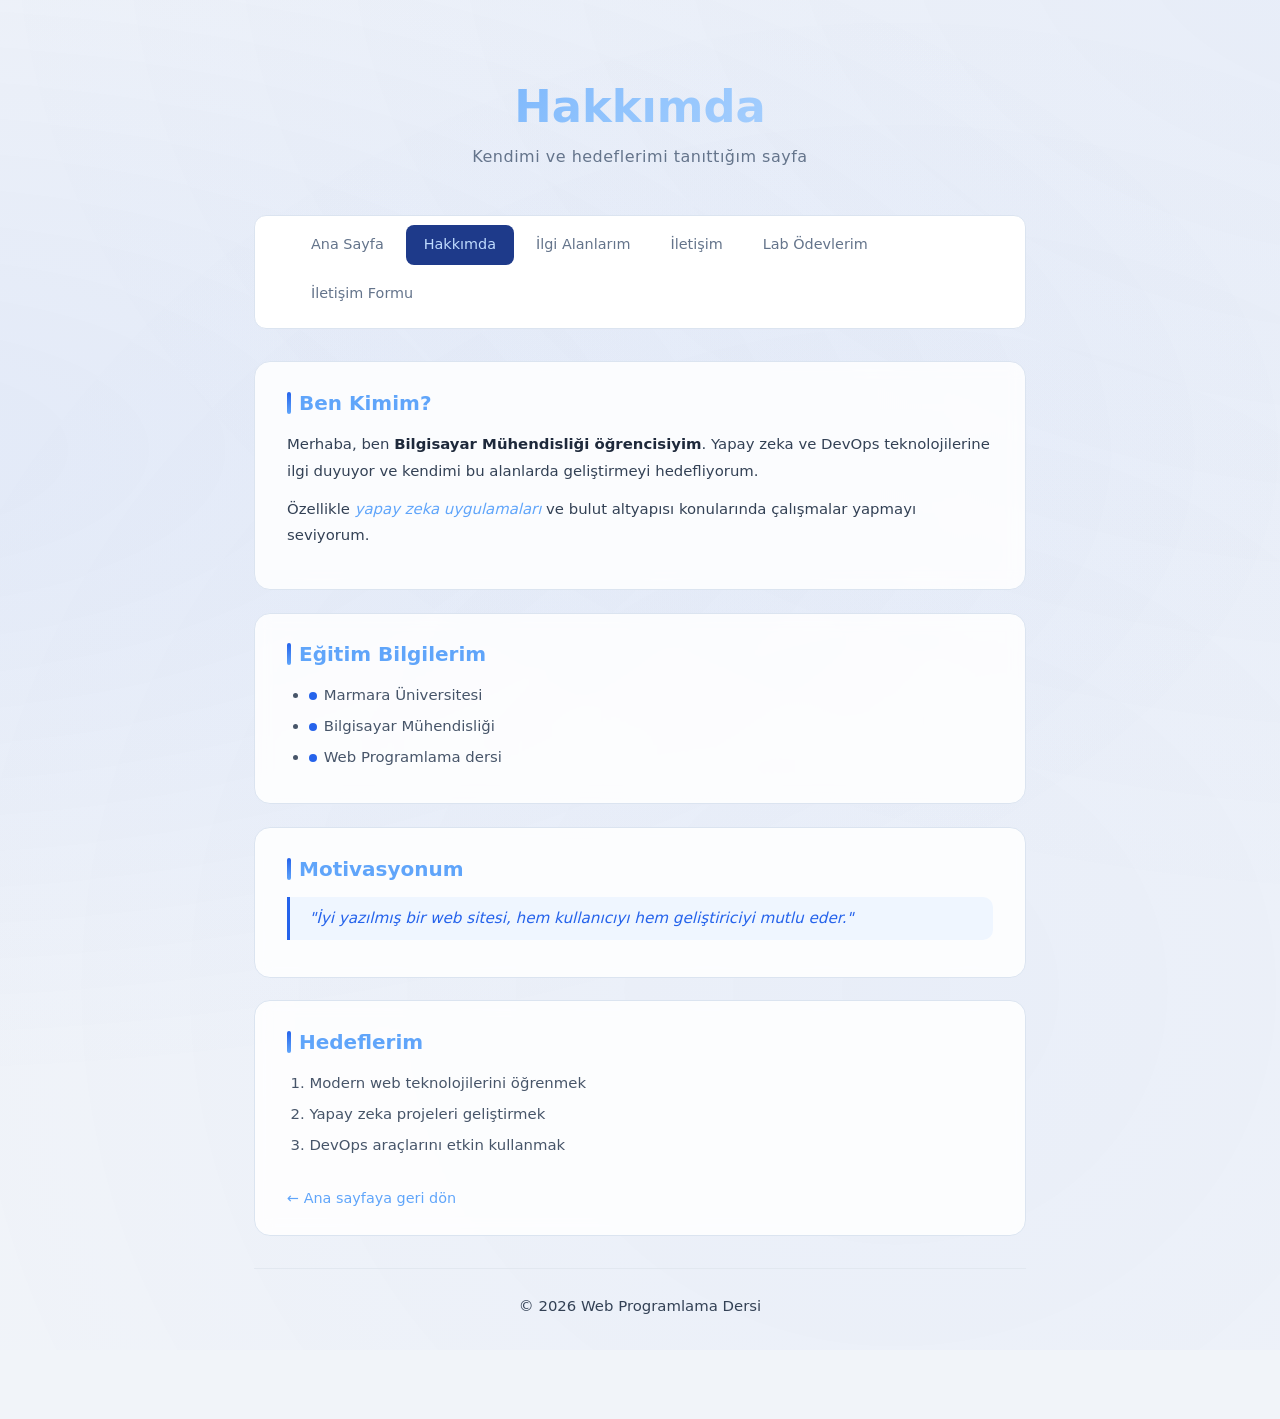
<file: about.html>
﻿<!DOCTYPE html>
<html lang="tr">
<head>
  <meta charset="UTF-8" />
  <meta name="viewport" content="width=device-width, initial-scale=1.0" />
  <title>Hakkımda — Yusuf Durmuş</title>
  <link rel="stylesheet" href="style.css" />
</head>
<body>

  <div class="kapsayici">

    <header>
      <h1>Hakkımda</h1>
      <p>Kendimi ve hedeflerimi tanıttığım sayfa</p>
    </header>

    <nav>
      <ul>
        <li><a href="index.html">Ana Sayfa</a></li>
        <li><a href="about.html" class="aktif">Hakkımda</a></li>
        <li><a href="interests.html">İlgi Alanlarım</a></li>
        <li><a href="contact.html">İletişim</a></li>
        <li><a href="labs.html">Lab Ödevlerim</a></li>
        <li><a href="../hafta3/index.html">İletişim Formu</a></li>
      </ul>
    </nav>

    <section class="kart">
      <h2>Ben Kimim?</h2>
      <p>Merhaba, ben <strong>Bilgisayar Mühendisliği öğrencisiyim</strong>. Yapay zeka ve DevOps teknolojilerine ilgi duyuyor ve kendimi bu alanlarda geliştirmeyi hedefliyorum.</p>
      <p>Özellikle <em>yapay zeka uygulamaları</em> ve bulut altyapısı konularında çalışmalar yapmayı seviyorum.</p>
    </section>

    <section class="kart">
      <h2>Eğitim Bilgilerim</h2>
      <ul>
        <li><span class="parlayan-nokta"></span>Marmara Üniversitesi</li>
        <li><span class="parlayan-nokta"></span>Bilgisayar Mühendisliği</li>
        <li><span class="parlayan-nokta"></span>Web Programlama dersi</li>
      </ul>
    </section>

    <section class="kart">
      <h2>Motivasyonum</h2>
      <blockquote>
        "İyi yazılmış bir web sitesi, hem kullanıcıyı hem geliştiriciyi mutlu eder."
      </blockquote>
    </section>

    <section class="kart">
      <h2>Hedeflerim</h2>
      <ol>
        <li>Modern web teknolojilerini öğrenmek</li>
        <li>Yapay zeka projeleri geliştirmek</li>
        <li>DevOps araçlarını etkin kullanmak</li>
      </ol>
      <br>
      <a href="index.html" class="geri-don">← Ana sayfaya geri dön</a>
    </section>

    <footer>
      <p>© 2026 Web Programlama Dersi</p>
    </footer>

  </div>

</body>
</html>
</file>
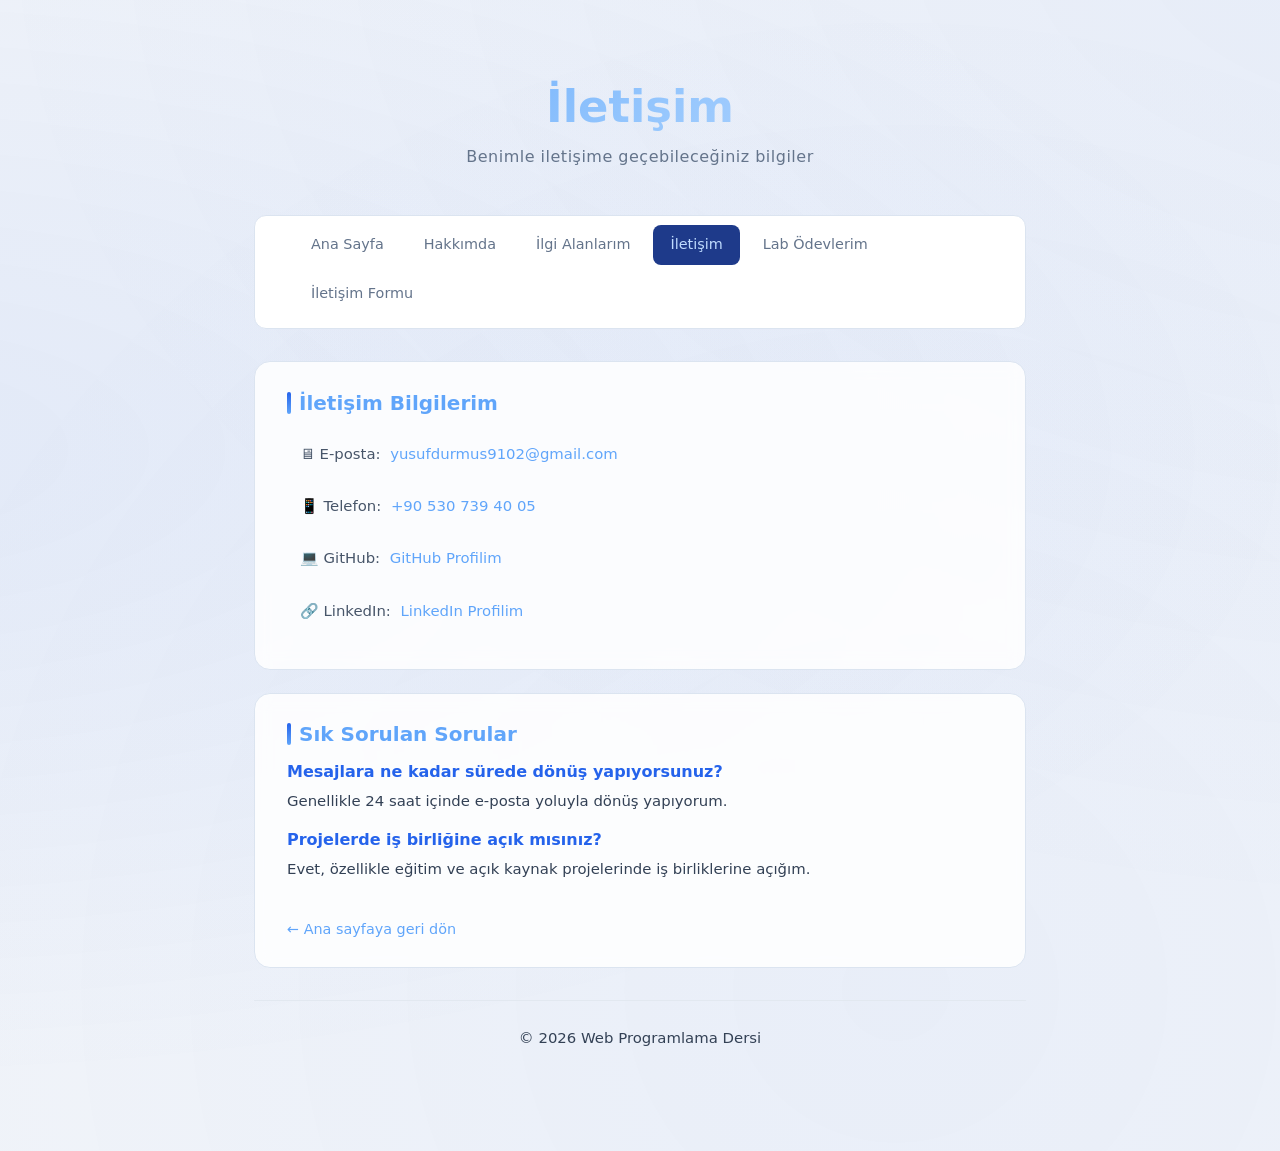
<file: contact.html>
﻿<!DOCTYPE html>
<html lang="tr">
<head>
  <meta charset="UTF-8" />
  <meta name="viewport" content="width=device-width, initial-scale=1.0" />
  <title>İletişim — Yusuf Durmuş</title>
  <link rel="stylesheet" href="style.css" />
</head>
<body>

  <div class="kapsayici">

    <header>
      <h1>İletişim</h1>
      <p>Benimle iletişime geçebileceğiniz bilgiler</p>
    </header>

    <nav>
      <ul>
        <li><a href="index.html">Ana Sayfa</a></li>
        <li><a href="about.html">Hakkımda</a></li>
        <li><a href="interests.html">İlgi Alanlarım</a></li>
        <li><a href="contact.html" class="aktif">İletişim</a></li>
        <li><a href="labs.html">Lab Ödevlerim</a></li>
        <li><a href="../hafta3/index.html">İletişim Formu</a></li>
      </ul>
    </nav>

    <section class="kart">
      <h2>İletişim Bilgilerim</h2>
      <ul class="iletisim-listesi">
        <li>🖥 E-posta: <a href="mailto:yusufdurmus9102@gmail.com">yusufdurmus9102@gmail.com</a></li>
        <li>📱 Telefon: <a href="tel:+905307394005">+90 530 739 40 05</a></li>
        <li>💻 GitHub: <a href="https://github.com/yusufdurmus" target="_blank">GitHub Profilim</a></li>
        <li>🔗 LinkedIn: <a href="https://www.linkedin.com/in/yusuf-durmus/" target="_blank">LinkedIn Profilim</a></li>
      </ul>
    </section>

    <section class="kart">
      <h2>Sık Sorulan Sorular</h2>
      <h3>Mesajlara ne kadar sürede dönüş yapıyorsunuz?</h3>
      <p>Genellikle 24 saat içinde e-posta yoluyla dönüş yapıyorum.</p>
      <h3>Projelerde iş birliğine açık mısınız?</h3>
      <p>Evet, özellikle eğitim ve açık kaynak projelerinde iş birliklerine açığım.</p>
      <br>
      <a href="index.html" class="geri-don">← Ana sayfaya geri dön</a>
    </section>

    <footer>
      <p>© 2026 Web Programlama Dersi</p>
    </footer>

  </div>

</body>
</html>
</file>
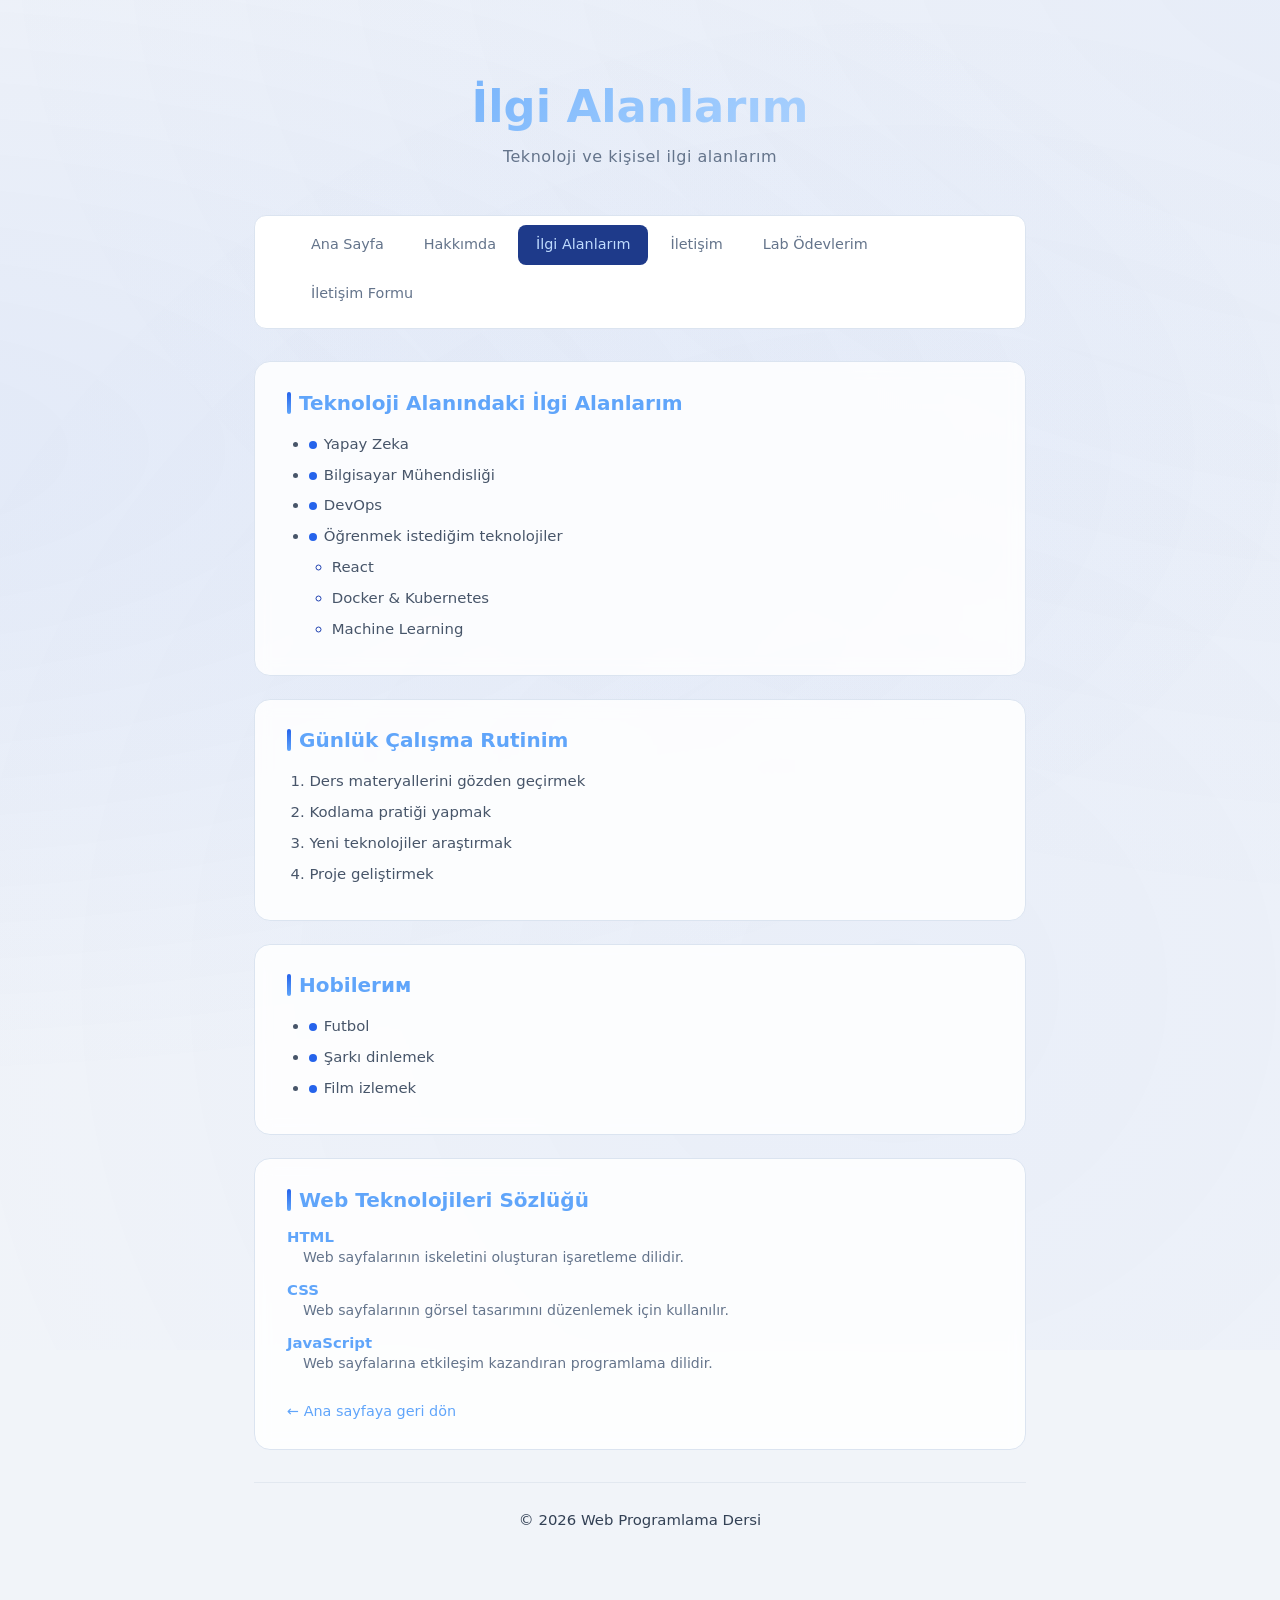
<file: interests.html>
﻿<!DOCTYPE html>
<html lang="tr">
<head>
  <meta charset="UTF-8" />
  <meta name="viewport" content="width=device-width, initial-scale=1.0" />
  <title>İlgi Alanlarım — Yusuf Durmuş</title>
  <link rel="stylesheet" href="style.css" />
</head>
<body>

  <div class="kapsayici">

    <header>
      <h1>İlgi Alanlarım</h1>
      <p>Teknoloji ve kişisel ilgi alanlarım</p>
    </header>

    <nav>
      <ul>
        <li><a href="index.html">Ana Sayfa</a></li>
        <li><a href="about.html">Hakkımda</a></li>
        <li><a href="interests.html" class="aktif">İlgi Alanlarım</a></li>
        <li><a href="contact.html">İletişim</a></li>
        <li><a href="labs.html">Lab Ödevlerim</a></li>
        <li><a href="../hafta3/index.html">İletişim Formu</a></li>
      </ul>
    </nav>

    <section class="kart">
      <h2>Teknoloji Alanındaki İlgi Alanlarım</h2>
      <ul>
        <li><span class="parlayan-nokta"></span>Yapay Zeka</li>
        <li><span class="parlayan-nokta"></span>Bilgisayar Mühendisliği</li>
        <li><span class="parlayan-nokta"></span>DevOps</li>
        <li><span class="parlayan-nokta"></span>Öğrenmek istediğim teknolojiler
          <ul>
            <li>React</li>
            <li>Docker &amp; Kubernetes</li>
            <li>Machine Learning</li>
          </ul>
        </li>
      </ul>
    </section>

    <section class="kart">
      <h2>Günlük Çalışma Rutinim</h2>
      <ol>
        <li>Ders materyallerini gözden geçirmek</li>
        <li>Kodlama pratiği yapmak</li>
        <li>Yeni teknolojiler araştırmak</li>
        <li>Proje geliştirmek</li>
      </ol>
    </section>

    <section class="kart">
      <h2>Hobilerим</h2>
      <ul>
        <li><span class="parlayan-nokta"></span>Futbol</li>
        <li><span class="parlayan-nokta"></span>Şarkı dinlemek</li>
        <li><span class="parlayan-nokta"></span>Film izlemek</li>
      </ul>
    </section>

    <section class="kart">
      <h2>Web Teknolojileri Sözlüğü</h2>
      <dl>
        <dt>HTML</dt>
        <dd>Web sayfalarının iskeletini oluşturan işaretleme dilidir.</dd>
        <dt>CSS</dt>
        <dd>Web sayfalarının görsel tasarımını düzenlemek için kullanılır.</dd>
        <dt>JavaScript</dt>
        <dd>Web sayfalarına etkileşim kazandıran programlama dilidir.</dd>
      </dl>
      <br>
      <a href="index.html" class="geri-don">← Ana sayfaya geri dön</a>
    </section>

    <footer>
      <p>© 2026 Web Programlama Dersi</p>
    </footer>

  </div>

</body>
</html>
</file>
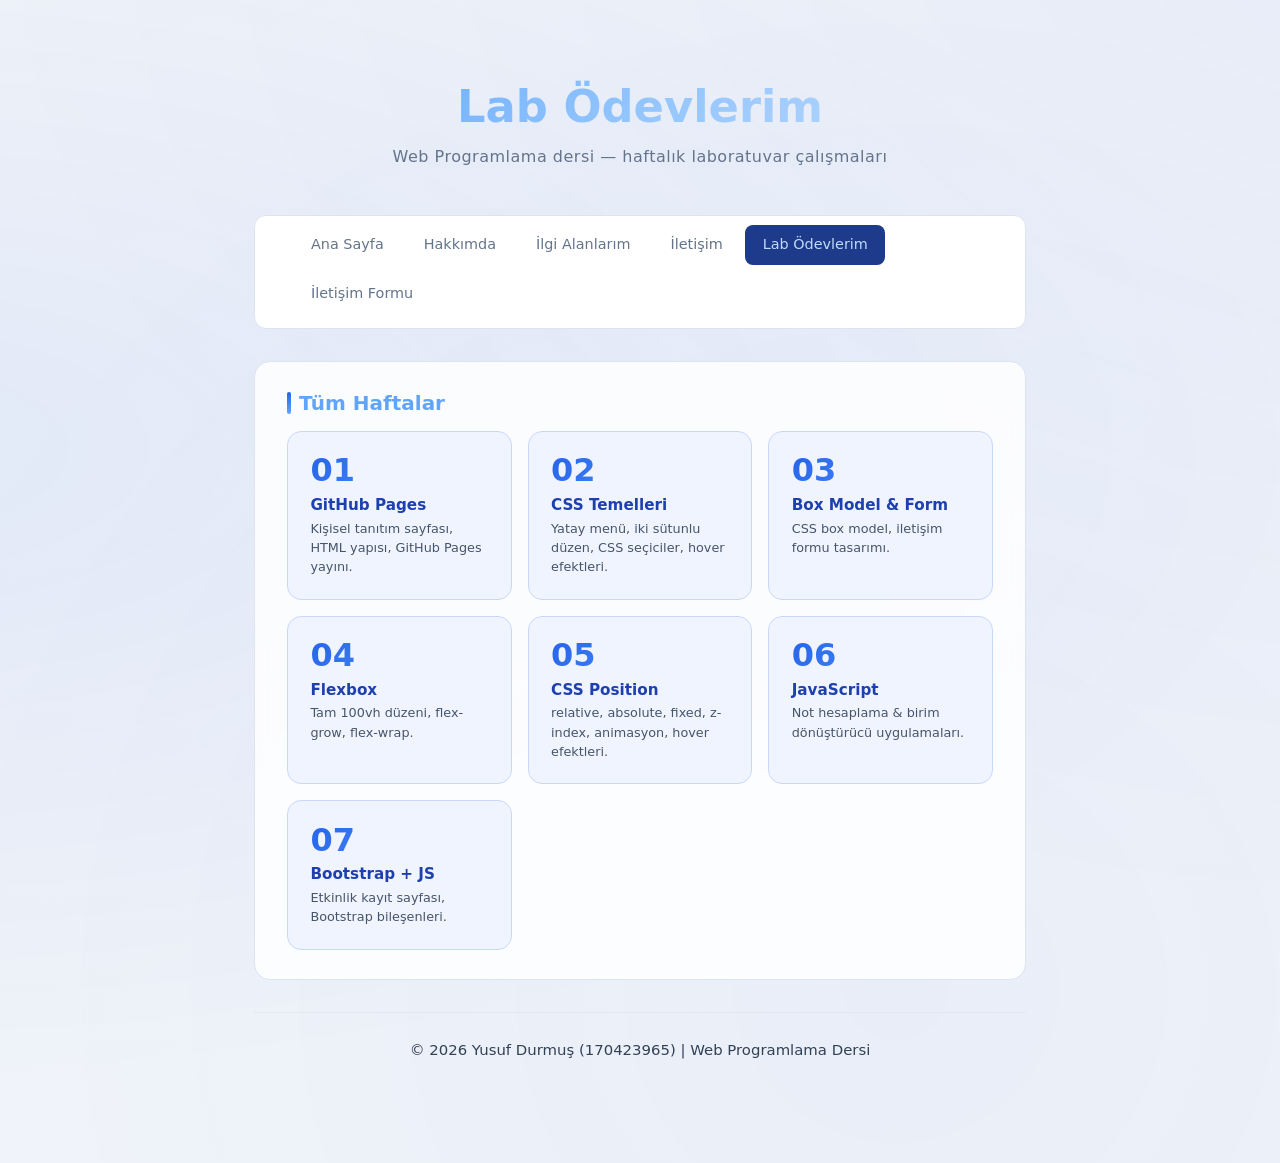
<file: labs.html>
﻿<!DOCTYPE html>
<html lang="tr">
<head>
  <meta charset="UTF-8" />
  <meta name="viewport" content="width=device-width, initial-scale=1.0" />
  <title>Lab Ödevlerim — Yusuf Durmuş</title>
  <link rel="stylesheet" href="style.css" />
</head>
<body>

  <div class="kapsayici">

    <header>
      <h1>Lab Ödevlerim</h1>
      <p>Web Programlama dersi — haftalık laboratuvar çalışmaları</p>
    </header>

    <nav>
      <ul>
        <li><a href="index.html">Ana Sayfa</a></li>
        <li><a href="about.html">Hakkımda</a></li>
        <li><a href="interests.html">İlgi Alanlarım</a></li>
        <li><a href="contact.html">İletişim</a></li>
        <li><a href="labs.html" class="aktif">Lab Ödevlerim</a></li>
        <li><a href="../hafta3/index.html">İletişim Formu</a></li>
      </ul>
    </nav>

    <section class="kart">
      <h2>Tüm Haftalar</h2>
      <div class="lab-grid">

        <a href="index.html" class="lab-kart">
          <div class="lab-no">01</div>
          <div class="lab-baslik">GitHub Pages</div>
          <p class="lab-aciklama">Kişisel tanıtım sayfası, HTML yapısı, GitHub Pages yayını.</p>
        </a>

        <a href="../hafta2/index.html" class="lab-kart">
          <div class="lab-no">02</div>
          <div class="lab-baslik">CSS Temelleri</div>
          <p class="lab-aciklama">Yatay menü, iki sütunlu düzen, CSS seçiciler, hover efektleri.</p>
        </a>

        <a href="../hafta3/index.html" class="lab-kart">
          <div class="lab-no">03</div>
          <div class="lab-baslik">Box Model &amp; Form</div>
          <p class="lab-aciklama">CSS box model, iletişim formu tasarımı.</p>
        </a>

        <a href="../hafta4/index.html" class="lab-kart">
          <div class="lab-no">04</div>
          <div class="lab-baslik">Flexbox</div>
          <p class="lab-aciklama">Tam 100vh düzeni, flex-grow, flex-wrap.</p>
        </a>

        <a href="../hafta5/lab-position.html" class="lab-kart">
          <div class="lab-no">05</div>
          <div class="lab-baslik">CSS Position</div>
          <p class="lab-aciklama">relative, absolute, fixed, z-index, animasyon, hover efektleri.</p>
        </a>

        <a href="../hafta6/index.html" class="lab-kart">
          <div class="lab-no">06</div>
          <div class="lab-baslik">JavaScript</div>
          <p class="lab-aciklama">Not hesaplama &amp; birim dönüştürücü uygulamaları.</p>
        </a>

        <a href="../hafta7/index.html" class="lab-kart">
          <div class="lab-no">07</div>
          <div class="lab-baslik">Bootstrap + JS</div>
          <p class="lab-aciklama">Etkinlik kayıt sayfası, Bootstrap bileşenleri.</p>
        </a>

      </div>
    </section>

    <footer>
      <p>© 2026 Yusuf Durmuş (170423965) | Web Programlama Dersi</p>
    </footer>

  </div>

</body>
</html>
</file>
<file: style.css>
﻿/* ===== RESET ===== */
*, *::before, *::after {
  box-sizing: border-box;
  margin: 0;
  padding: 0;
}

body {
  font-family: 'Segoe UI', system-ui, sans-serif;
  background: #f1f4f9;
  color: #1e293b;
  min-height: 100vh;
}

/* ===== HAREKETLİ ARKA PLAN ===== */
body::before {
  content: '';
  position: fixed;
  top: -50%;
  left: -50%;
  width: 200%;
  height: 200%;
  background: radial-gradient(ellipse at 20% 50%, rgba(37,99,235,0.07) 0%, transparent 50%),
              radial-gradient(ellipse at 80% 20%, rgba(37,99,235,0.05) 0%, transparent 50%),
              radial-gradient(ellipse at 60% 80%, rgba(37,99,235,0.04) 0%, transparent 50%);
  animation: bgHareket 12s ease-in-out infinite alternate;
  z-index: 0;
  pointer-events: none;
}

@keyframes bgHareket {
  0%   { transform: translate(0, 0) rotate(0deg); }
  100% { transform: translate(30px, 20px) rotate(3deg); }
}

/* ===== ANA KAPSAYICI ===== */
.kapsayici {
  position: relative;
  z-index: 1;
  max-width: 820px;
  margin: 0 auto;
  padding: 2rem 1.5rem 4rem;
  animation: asagiGel 0.7s ease both;
}

@keyframes asagiGel {
  from { opacity: 0; transform: translateY(-30px); }
  to   { opacity: 1; transform: translateY(0); }
}

/* ===== HEADER ===== */
header {
  text-align: center;
  padding: 3rem 1rem 2rem;
}

header h1 {
  font-size: 2.8rem;
  font-weight: 800;
  background: linear-gradient(135deg, #60a5fa, #93c5fd, #bfdbfe);
  -webkit-background-clip: text;
  -webkit-text-fill-color: transparent;
  background-clip: text;
  animation: renk 5s ease-in-out infinite alternate;
}

@keyframes renk {
  0%   { filter: brightness(1); }
  100% { filter: brightness(1.2); }
}

header p {
  margin-top: 0.6rem;
  color: #64748b;
  font-size: 1rem;
  letter-spacing: 0.5px;
}

/* ===== NAV ===== */
nav {
  background: #ffffff;
  border: 1px solid #dbe4f0;
  border-radius: 12px;
  padding: 0.6rem 1rem;
  margin-bottom: 2rem;
  backdrop-filter: blur(10px);
}

nav ul {
  list-style: none;
  display: flex;
  gap: 0.3rem;
  flex-wrap: wrap;
}

nav ul li a {
  display: inline-block;
  padding: 0.45rem 1.1rem;
  font-size: 0.9rem;
  font-weight: 500;
  color: #64748b;
  text-decoration: none;
  border-radius: 8px;
  transition: background 0.2s, color 0.2s, transform 0.15s;
}

nav ul li a:hover {
  background: rgba(37,99,235,0.08);
  color: #2563eb;
  transform: translateY(-2px);
}

nav ul li a.aktif {
  background: #1e3a8a;
  color: #bfdbfe;
}

/* ===== KART ===== */
.kart {
  background: rgba(255,255,255,0.85);
  border: 1px solid #dbe4f0;
  border-radius: 16px;
  padding: 1.8rem 2rem;
  margin-bottom: 1.4rem;
  backdrop-filter: blur(8px);
  transition: transform 0.25s, box-shadow 0.25s, border-color 0.25s;
  animation: kartGel 0.6s ease both;
}

.kart:hover {
  transform: translateY(-5px);
  box-shadow: 0 12px 40px rgba(37,99,235,0.12);
  border-color: rgba(96,165,250,0.35);
}

@keyframes kartGel {
  from { opacity: 0; transform: translateY(20px); }
  to   { opacity: 1; transform: translateY(0); }
}

.kart:nth-child(2) { animation-delay: 0.10s; }
.kart:nth-child(3) { animation-delay: 0.20s; }
.kart:nth-child(4) { animation-delay: 0.30s; }
.kart:nth-child(5) { animation-delay: 0.40s; }

/* ===== BAŞLIKLAR ===== */
h2 {
  font-size: 1.25rem;
  font-weight: 700;
  color: #60a5fa;
  margin-bottom: 1rem;
  display: flex;
  align-items: center;
  gap: 0.5rem;
}

h2::before {
  content: '';
  display: inline-block;
  width: 4px;
  height: 1.1em;
  background: linear-gradient(180deg, #2563eb, #60a5fa);
  border-radius: 2px;
}

h3 {
  font-size: 1rem;
  font-weight: 600;
  color: #2563eb;
  margin: 1rem 0 0.4rem;
}

/* ===== PARAGRAFLAR ===== */
p {
  font-size: 0.93rem;
  color: #334155;
  line-height: 1.8;
  margin-bottom: 0.7rem;
}

p strong {
  color: #1e293b;
  font-weight: 600;
}

p em {
  color: #60a5fa;
  font-style: italic;
}

/* ===== LİSTELER ===== */
ul, ol {
  padding-left: 1.4rem;
}

ul li, ol li {
  color: #475569;
  font-size: 0.93rem;
  line-height: 1.8;
  margin-bottom: 0.25rem;
  transition: color 0.2s, transform 0.2s;
}

ul li:hover, ol li:hover {
  color: #2563eb;
  transform: translateX(4px);
}

ul ul {
  margin-top: 0.25rem;
}

ul ul li::marker {
  color: #1e40af;
}

/* ===== TANIM LİSTESİ ===== */
dl dt {
  font-weight: 700;
  color: #60a5fa;
  margin-top: 0.7rem;
  font-size: 0.93rem;
}

dl dd {
  color: #64748b;
  font-size: 0.88rem;
  margin-left: 1rem;
  line-height: 1.7;
}

/* ===== BLOCKQUOTE ===== */
blockquote {
  border-left: 3px solid #2563eb;
  margin: 0.5rem 0;
  padding: 0.8rem 1.2rem;
  background: #eff6ff;
  border-radius: 0 10px 10px 0;
  color: #2563eb;
  font-style: italic;
  font-size: 0.95rem;
}

/* ===== LİNKLER ===== */
a {
  color: #60a5fa;
  text-decoration: none;
  transition: color 0.2s;
}

a:hover {
  color: #2563eb;
  text-decoration: underline;
}

.geri-don {
  display: inline-flex;
  align-items: center;
  gap: 0.4rem;
  margin-top: 0.5rem;
  font-size: 0.9rem;
  color: #60a5fa;
  text-decoration: none;
  transition: gap 0.2s, color 0.2s;
}

.geri-don:hover {
  gap: 0.7rem;
  color: #2563eb;
  text-decoration: none;
}

/* ===== İLETİŞİM LİSTESİ ===== */
.iletisim-listesi {
  list-style: none;
  padding: 0;
}

.iletisim-listesi li {
  display: flex;
  align-items: center;
  gap: 0.6rem;
  padding: 0.6rem 0.8rem;
  border-radius: 8px;
  margin-bottom: 0.4rem;
  transition: background 0.2s, transform 0.2s;
}

.iletisim-listesi li:hover {
  background: #eff6ff;
  transform: translateX(5px);
}

/* ===== FOOTER ===== */
footer {
  text-align: center;
  padding: 1.5rem 1rem;
  color: #64748b;
  font-size: 0.85rem;
  border-top: 1px solid #e2e8f0;
  margin-top: 2rem;
}

/* ===== PARLAYAN NOKTA ===== */
.parlayan-nokta {
  display: inline-block;
  width: 8px;
  height: 8px;
  background: #2563eb;
  border-radius: 50%;
  margin-right: 0.4rem;
  animation: parla 1.8s ease-in-out infinite;
  vertical-align: middle;
}

@keyframes parla {
  0%, 100% { box-shadow: 0 0 4px #2563eb; opacity: 1; }
  50%       { box-shadow: 0 0 12px #60a5fa; opacity: 0.6; }
}

/* ===== LAB GRID (labs.html için) ===== */
.lab-grid {
  display: grid;
  grid-template-columns: repeat(auto-fill, minmax(220px, 1fr));
  gap: 1rem;
  margin-top: 0.5rem;
}

.lab-kart {
  background: #f0f4ff;
  border: 1.5px solid #c7d8f8;
  border-radius: 14px;
  padding: 1.4rem;
  text-decoration: none;
  color: #1e293b;
  transition: transform 0.2s, box-shadow 0.2s, border-color 0.2s, background 0.2s;
  display: block;
  animation: kartGel 0.5s ease both;
}

.lab-kart:hover {
  transform: translateY(-6px);
  box-shadow: 0 12px 36px rgba(37,99,235,0.18);
  border-color: #2563eb;
  background: #e8eeff;
  text-decoration: none;
  color: #1e293b;
}

.lab-kart:nth-child(1) { animation-delay: 0.05s; }
.lab-kart:nth-child(2) { animation-delay: 0.10s; }
.lab-kart:nth-child(3) { animation-delay: 0.15s; }
.lab-kart:nth-child(4) { animation-delay: 0.20s; }
.lab-kart:nth-child(5) { animation-delay: 0.25s; }
.lab-kart:nth-child(6) { animation-delay: 0.30s; }
.lab-kart:nth-child(7) { animation-delay: 0.35s; }

.lab-no {
  font-size: 2rem;
  font-weight: 800;
  background: linear-gradient(135deg, #2563eb, #60a5fa);
  -webkit-background-clip: text;
  -webkit-text-fill-color: transparent;
  background-clip: text;
  line-height: 1;
  margin-bottom: 0.6rem;
}

.lab-baslik {
  font-size: 0.95rem;
  font-weight: 700;
  color: #1e40af;
  margin-bottom: 0.3rem;
}

.lab-aciklama {
  font-size: 0.8rem;
  color: #475569;
  line-height: 1.5;
  margin: 0;
}

.lab-kart.pasif {
  opacity: 0.35;
  cursor: default;
  pointer-events: none;
}

/* ===== ORTAK GERİ DÖN BUTONU ===== */
.btn-geri-don {
  display: inline-flex;
  align-items: center;
  gap: 0.5rem;
  padding: 0.6rem 1.4rem;
  background: #1e3a8a;
  color: #fff;
  font-size: 0.88rem;
  font-weight: 600;
  font-family: inherit;
  border: none;
  border-radius: 8px;
  text-decoration: none;
  cursor: pointer;
  transition: background 0.2s, transform 0.15s, box-shadow 0.2s;
  box-shadow: 0 2px 10px rgba(30,58,138,0.25);
  margin-bottom: 1.2rem;
}

.btn-geri-don:hover {
  background: #2563eb;
  transform: translateY(-2px);
  box-shadow: 0 6px 18px rgba(37,99,235,0.30);
  color: #fff;
  text-decoration: none;
}

.btn-geri-don:active {
  transform: translateY(0);
  box-shadow: 0 2px 8px rgba(30,58,138,0.20);
}

.btn-geri-don::before {
  content: '←';
  font-size: 1rem;
}
</file>
<file: hafta1/style.css>
﻿/* ===== RESET ===== */
*, *::before, *::after {
  box-sizing: border-box;
  margin: 0;
  padding: 0;
}

body {
  font-family: 'Segoe UI', system-ui, sans-serif;
  background: #f1f4f9;
  color: #1e293b;
  min-height: 100vh;
}

/* ===== HAREKETLİ ARKA PLAN ===== */
body::before {
  content: '';
  position: fixed;
  top: -50%;
  left: -50%;
  width: 200%;
  height: 200%;
  background: radial-gradient(ellipse at 20% 50%, rgba(37,99,235,0.07) 0%, transparent 50%),
              radial-gradient(ellipse at 80% 20%, rgba(37,99,235,0.05) 0%, transparent 50%),
              radial-gradient(ellipse at 60% 80%, rgba(37,99,235,0.04) 0%, transparent 50%);
  animation: bgHareket 12s ease-in-out infinite alternate;
  z-index: 0;
  pointer-events: none;
}

@keyframes bgHareket {
  0%   { transform: translate(0, 0) rotate(0deg); }
  100% { transform: translate(30px, 20px) rotate(3deg); }
}

/* ===== ANA KAPSAYICI ===== */
.kapsayici {
  position: relative;
  z-index: 1;
  max-width: 820px;
  margin: 0 auto;
  padding: 2rem 1.5rem 4rem;
  animation: asagiGel 0.7s ease both;
}

@keyframes asagiGel {
  from { opacity: 0; transform: translateY(-30px); }
  to   { opacity: 1; transform: translateY(0); }
}

/* ===== HEADER ===== */
header {
  text-align: center;
  padding: 3rem 1rem 2rem;
}

header h1 {
  font-size: 2.8rem;
  font-weight: 800;
  background: linear-gradient(135deg, #60a5fa, #93c5fd, #bfdbfe);
  -webkit-background-clip: text;
  -webkit-text-fill-color: transparent;
  background-clip: text;
  animation: renk 5s ease-in-out infinite alternate;
}

@keyframes renk {
  0%   { filter: brightness(1); }
  100% { filter: brightness(1.2); }
}

header p {
  margin-top: 0.6rem;
  color: #64748b;
  font-size: 1rem;
  letter-spacing: 0.5px;
}

/* ===== NAV ===== */
nav {
  background: #ffffff;
  border: 1px solid #dbe4f0;
  border-radius: 12px;
  padding: 0.6rem 1rem;
  margin-bottom: 2rem;
  backdrop-filter: blur(10px);
}

nav ul {
  list-style: none;
  display: flex;
  gap: 0.3rem;
  flex-wrap: wrap;
}

nav ul li a {
  display: inline-block;
  padding: 0.45rem 1.1rem;
  font-size: 0.9rem;
  font-weight: 500;
  color: #64748b;
  text-decoration: none;
  border-radius: 8px;
  transition: background 0.2s, color 0.2s, transform 0.15s;
}

nav ul li a:hover {
  background: rgba(37,99,235,0.08);
  color: #2563eb;
  transform: translateY(-2px);
}

nav ul li a.aktif {
  background: #1e3a8a;
  color: #bfdbfe;
}

/* ===== KART ===== */
.kart {
  background: rgba(255,255,255,0.85);
  border: 1px solid #dbe4f0;
  border-radius: 16px;
  padding: 1.8rem 2rem;
  margin-bottom: 1.4rem;
  backdrop-filter: blur(8px);
  transition: transform 0.25s, box-shadow 0.25s, border-color 0.25s;
  animation: kartGel 0.6s ease both;
}

.kart:hover {
  transform: translateY(-5px);
  box-shadow: 0 12px 40px rgba(37,99,235,0.12);
  border-color: rgba(96,165,250,0.35);
}

@keyframes kartGel {
  from { opacity: 0; transform: translateY(20px); }
  to   { opacity: 1; transform: translateY(0); }
}

.kart:nth-child(2) { animation-delay: 0.10s; }
.kart:nth-child(3) { animation-delay: 0.20s; }
.kart:nth-child(4) { animation-delay: 0.30s; }
.kart:nth-child(5) { animation-delay: 0.40s; }

/* ===== BAŞLIKLAR ===== */
h2 {
  font-size: 1.25rem;
  font-weight: 700;
  color: #60a5fa;
  margin-bottom: 1rem;
  display: flex;
  align-items: center;
  gap: 0.5rem;
}

h2::before {
  content: '';
  display: inline-block;
  width: 4px;
  height: 1.1em;
  background: linear-gradient(180deg, #2563eb, #60a5fa);
  border-radius: 2px;
}

h3 {
  font-size: 1rem;
  font-weight: 600;
  color: #2563eb;
  margin: 1rem 0 0.4rem;
}

/* ===== PARAGRAFLAR ===== */
p {
  font-size: 0.93rem;
  color: #334155;
  line-height: 1.8;
  margin-bottom: 0.7rem;
}

p strong {
  color: #1e293b;
  font-weight: 600;
}

p em {
  color: #60a5fa;
  font-style: italic;
}

/* ===== LİSTELER ===== */
ul, ol {
  padding-left: 1.4rem;
}

ul li, ol li {
  color: #475569;
  font-size: 0.93rem;
  line-height: 1.8;
  margin-bottom: 0.25rem;
  transition: color 0.2s, transform 0.2s;
}

ul li:hover, ol li:hover {
  color: #2563eb;
  transform: translateX(4px);
}

ul ul {
  margin-top: 0.25rem;
}

ul ul li::marker {
  color: #1e40af;
}

/* ===== TANIM LİSTESİ ===== */
dl dt {
  font-weight: 700;
  color: #60a5fa;
  margin-top: 0.7rem;
  font-size: 0.93rem;
}

dl dd {
  color: #64748b;
  font-size: 0.88rem;
  margin-left: 1rem;
  line-height: 1.7;
}

/* ===== BLOCKQUOTE ===== */
blockquote {
  border-left: 3px solid #2563eb;
  margin: 0.5rem 0;
  padding: 0.8rem 1.2rem;
  background: #eff6ff;
  border-radius: 0 10px 10px 0;
  color: #2563eb;
  font-style: italic;
  font-size: 0.95rem;
}

/* ===== LİNKLER ===== */
a {
  color: #60a5fa;
  text-decoration: none;
  transition: color 0.2s;
}

a:hover {
  color: #2563eb;
  text-decoration: underline;
}

.geri-don {
  display: inline-flex;
  align-items: center;
  gap: 0.4rem;
  margin-top: 0.5rem;
  font-size: 0.9rem;
  color: #60a5fa;
  text-decoration: none;
  transition: gap 0.2s, color 0.2s;
}

.geri-don:hover {
  gap: 0.7rem;
  color: #2563eb;
  text-decoration: none;
}

/* ===== İLETİŞİM LİSTESİ ===== */
.iletisim-listesi {
  list-style: none;
  padding: 0;
}

.iletisim-listesi li {
  display: flex;
  align-items: center;
  gap: 0.6rem;
  padding: 0.6rem 0.8rem;
  border-radius: 8px;
  margin-bottom: 0.4rem;
  transition: background 0.2s, transform 0.2s;
}

.iletisim-listesi li:hover {
  background: #eff6ff;
  transform: translateX(5px);
}

/* ===== FOOTER ===== */
footer {
  text-align: center;
  padding: 1.5rem 1rem;
  color: #64748b;
  font-size: 0.85rem;
  border-top: 1px solid #e2e8f0;
  margin-top: 2rem;
}

/* ===== PARLAYAN NOKTA ===== */
.parlayan-nokta {
  display: inline-block;
  width: 8px;
  height: 8px;
  background: #2563eb;
  border-radius: 50%;
  margin-right: 0.4rem;
  animation: parla 1.8s ease-in-out infinite;
  vertical-align: middle;
}

@keyframes parla {
  0%, 100% { box-shadow: 0 0 4px #2563eb; opacity: 1; }
  50%       { box-shadow: 0 0 12px #60a5fa; opacity: 0.6; }
}

/* ===== LAB GRID (labs.html için) ===== */
.lab-grid {
  display: grid;
  grid-template-columns: repeat(auto-fill, minmax(220px, 1fr));
  gap: 1rem;
  margin-top: 0.5rem;
}

.lab-kart {
  background: #f0f4ff;
  border: 1.5px solid #c7d8f8;
  border-radius: 14px;
  padding: 1.4rem;
  text-decoration: none;
  color: #1e293b;
  transition: transform 0.2s, box-shadow 0.2s, border-color 0.2s, background 0.2s;
  display: block;
  animation: kartGel 0.5s ease both;
}

.lab-kart:hover {
  transform: translateY(-6px);
  box-shadow: 0 12px 36px rgba(37,99,235,0.18);
  border-color: #2563eb;
  background: #e8eeff;
  text-decoration: none;
  color: #1e293b;
}

.lab-kart:nth-child(1) { animation-delay: 0.05s; }
.lab-kart:nth-child(2) { animation-delay: 0.10s; }
.lab-kart:nth-child(3) { animation-delay: 0.15s; }
.lab-kart:nth-child(4) { animation-delay: 0.20s; }
.lab-kart:nth-child(5) { animation-delay: 0.25s; }
.lab-kart:nth-child(6) { animation-delay: 0.30s; }
.lab-kart:nth-child(7) { animation-delay: 0.35s; }

.lab-no {
  font-size: 2rem;
  font-weight: 800;
  background: linear-gradient(135deg, #2563eb, #60a5fa);
  -webkit-background-clip: text;
  -webkit-text-fill-color: transparent;
  background-clip: text;
  line-height: 1;
  margin-bottom: 0.6rem;
}

.lab-baslik {
  font-size: 0.95rem;
  font-weight: 700;
  color: #1e40af;
  margin-bottom: 0.3rem;
}

.lab-aciklama {
  font-size: 0.8rem;
  color: #475569;
  line-height: 1.5;
  margin: 0;
}

.lab-kart.pasif {
  opacity: 0.35;
  cursor: default;
  pointer-events: none;
}

/* ===== ORTAK GERİ DÖN BUTONU ===== */
.btn-geri-don {
  display: inline-flex;
  align-items: center;
  gap: 0.5rem;
  padding: 0.6rem 1.4rem;
  background: #1e3a8a;
  color: #fff;
  font-size: 0.88rem;
  font-weight: 600;
  font-family: inherit;
  border: none;
  border-radius: 8px;
  text-decoration: none;
  cursor: pointer;
  transition: background 0.2s, transform 0.15s, box-shadow 0.2s;
  box-shadow: 0 2px 10px rgba(30,58,138,0.25);
  margin-bottom: 1.2rem;
}

.btn-geri-don:hover {
  background: #2563eb;
  transform: translateY(-2px);
  box-shadow: 0 6px 18px rgba(37,99,235,0.30);
  color: #fff;
  text-decoration: none;
}

.btn-geri-don:active {
  transform: translateY(0);
  box-shadow: 0 2px 8px rgba(30,58,138,0.20);
}

.btn-geri-don::before {
  content: '←';
  font-size: 1rem;
}
</file>
<file: hafta4/style.css>
﻿/* =====================
   RESET & BASE
   ===================== */
* {
  margin: 0;
  padding: 0;
  box-sizing: border-box;
}

body {
  font-family: Arial, sans-serif;
  font-size: 14px;
  color: #333;
  background: #e8e8e8;
}

/* =====================
   WRAPPER
   ===================== */
.wrapper {
  display: flex;
  flex-direction: column;
  min-height: 100vh;
  max-width: 1000px;
  margin: 0 auto;
  background: transparent;
  gap: 1rem;
  padding: 1rem;
}

/* =====================
   ANNOTATION TAGS
   ===================== */
.section-tags {
  display: flex;
  flex-direction: row;
  flex-wrap: wrap;
  gap: 0.4rem;
  padding-top: 0.5rem;
}

.header-tags {
  display: flex;
  flex-direction: row;
  gap: 0.4rem;
  align-items: center;
}

.tag {
  background: #fff;
  border: 1px solid #ccc;
  border-radius: 20px;
  padding: 0.2rem 0.75rem;
  font-size: 0.72rem;
  color: #444;
  white-space: nowrap;
}

.tag-val { color: #4a7fd4; }

/* =====================
   NAVBAR
   ===================== */
.navbar {
  display: flex;
  flex-direction: column;
  justify-content: center;
  min-height: 10vh;
  padding: 0.8rem 1.5rem;
  background-color: #fff;
  border: 1px solid #ddd;
  border-radius: 8px;
  gap: 0.5rem;
}

.navbar-top {
  display: flex;
  flex-direction: row;
  justify-content: space-between;
  align-items: center;
}

.logo {
  font-size: 1.1rem;
  font-weight: bold;
  letter-spacing: 1px;
}

.logo a {
  text-decoration: none;
  color: #1e40af;
}

.nav-links {
  display: flex;
  flex-direction: row;
  gap: 1.5rem;
  list-style: none;
}

.nav-links a {
  text-decoration: none;
  color: #333;
  font-size: 0.9rem;
}

.nav-links a:hover { color: #4a7fd4; }

/* =====================
   HERO
   ===================== */
.hero {
  display: flex;
  flex-direction: column;
  min-height: 30vh;
  padding: 1.2rem 1.5rem;
  background-color: #fff;
  border: 1px solid #ddd;
  border-radius: 8px;
  gap: 0.6rem;
}

.hero-inner {
  display: flex;
  flex-direction: row;
  justify-content: space-between;
  align-items: stretch;
  gap: 1.5rem;
  flex: 1;
}

.hero-text {
  display: flex;
  flex-direction: column;
  justify-content: center;
  gap: 0.6rem;
  flex: 1;
}

.hero-text h1 { font-size: 1.6rem; font-weight: bold; }
.hero-text p  { color: #666; font-size: 0.9rem; }

.hero-image {
  flex: 1;
  min-height: 150px;
  background-color: #e0e0e0;
  border: 1px solid #ccc;
  border-radius: 6px;
  display: flex;
  align-items: center;
  justify-content: center;
  overflow: hidden;
}

.hero-image svg { width: 80%; height: 80%; }

/* =====================
   KARTLAR BÖLÜMÜ
   ===================== */
.cards-section {
  display: flex;
  flex-direction: column;
  min-height: 30vh;
  padding: 1rem 1.5rem;
  background-color: #fff;
  border: 1px solid #ddd;
  border-radius: 8px;
  gap: 0.6rem;
}

.cards-header {
  display: flex;
  flex-direction: row;
  justify-content: space-between;
  align-items: center;
}

.cards-header h2 { font-size: 1.1rem; font-weight: bold; }

.cards-container {
  display: flex;
  flex-direction: row;
  flex-wrap: wrap;
  gap: 0.6rem;
  align-items: stretch;
  flex: 1;
}

.card {
  display: flex;
  flex-direction: column;
  justify-content: space-between;
  background-color: #f7f7f7;
  border: 1px solid #ddd;
  border-radius: 6px;
  padding: 0.7rem;
  flex: 1 1 calc(16.66% - 0.55rem);
  min-width: 120px;
}

.card h3 { font-size: 0.85rem; font-weight: bold; margin-bottom: 0.25rem; }
.card p  { font-size: 0.75rem; color: #777; flex-grow: 1; margin-bottom: 0.5rem; }

/* =====================
   FLEX GROW UYGULAMA
   ===================== */
.flex-grow-section {
  display: flex;
  flex-direction: column;
  min-height: 20vh;
  padding: 1rem 1.5rem;
  background-color: #fff;
  border: 1px solid #ddd;
  border-radius: 8px;
  gap: 0.6rem;
}

.flex-grow-section .cards-header h2 { font-size: 1.1rem; font-weight: bold; }

.grow-container {
  display: flex;
  flex-direction: row;
  align-items: stretch;
  gap: 0.7rem;
  flex: 1;
  min-height: 100px;
}

.box {
  display: flex;
  flex-direction: column;
  justify-content: space-between;
  padding: 0.8rem;
  border-radius: 6px;
  font-size: 0.85rem;
}

.box strong { font-weight: bold; margin-bottom: 0.3rem; }
.box span   { font-size: 0.78rem; color: #555; flex-grow: 1; display: flex; align-items: center; }

.box-1 { flex-grow: 1; background-color: #dce8f7; border: 1px solid #a8c4e8; }
.box-2 { flex-grow: 2; background-color: #d9f0da; border: 1px solid #9dd09f; }
.box-3 { flex-grow: 1; background-color: #fdf0d5; border: 1px solid #e8c87a; }

/* =====================
   FOOTER
   ===================== */
.footer {
  display: flex;
  flex-direction: row;
  justify-content: center;
  align-items: center;
  min-height: 10vh;
  background-color: #fff;
  border: 1px solid #ddd;
  border-radius: 8px;
  color: #666;
  font-size: 0.85rem;
}

.footer a { color: #1e40af; text-decoration: none; }
.footer a:hover { text-decoration: underline; }

/* =====================
   BUTONLAR
   ===================== */
.btn {
  padding: 0.35rem 0.9rem;
  border: none;
  border-radius: 4px;
  cursor: pointer;
  font-size: 0.78rem;
  background-color: #4a7fd4;
  color: #fff;
  align-self: flex-start;
}

.btn:hover { opacity: 0.85; }

.btn-blue   { background-color: #4a7fd4; align-self: stretch; text-align: center; }
.btn-green  { background-color: #4caf50; align-self: stretch; text-align: center; }
.btn-orange { background-color: #e08030; align-self: stretch; text-align: center; }

/* ===== GERİ DÖN BUTONU ===== */
.btn-geri-back {
  display: inline-flex;
  align-items: center;
  gap: 0.4rem;
  padding: 0.5rem 1.2rem;
  background: #1e3a8a;
  color: #fff !important;
  font-size: 0.85rem;
  font-weight: 600;
  border-radius: 8px;
  text-decoration: none !important;
  transition: background 0.2s, transform 0.15s, box-shadow 0.2s;
  box-shadow: 0 2px 10px rgba(30,58,138,0.25);
}
.btn-geri-back:hover {
  background: #2563eb;
  transform: translateY(-2px);
  box-shadow: 0 6px 18px rgba(37,99,235,0.30);
  color: #fff !important;
}
</file>
